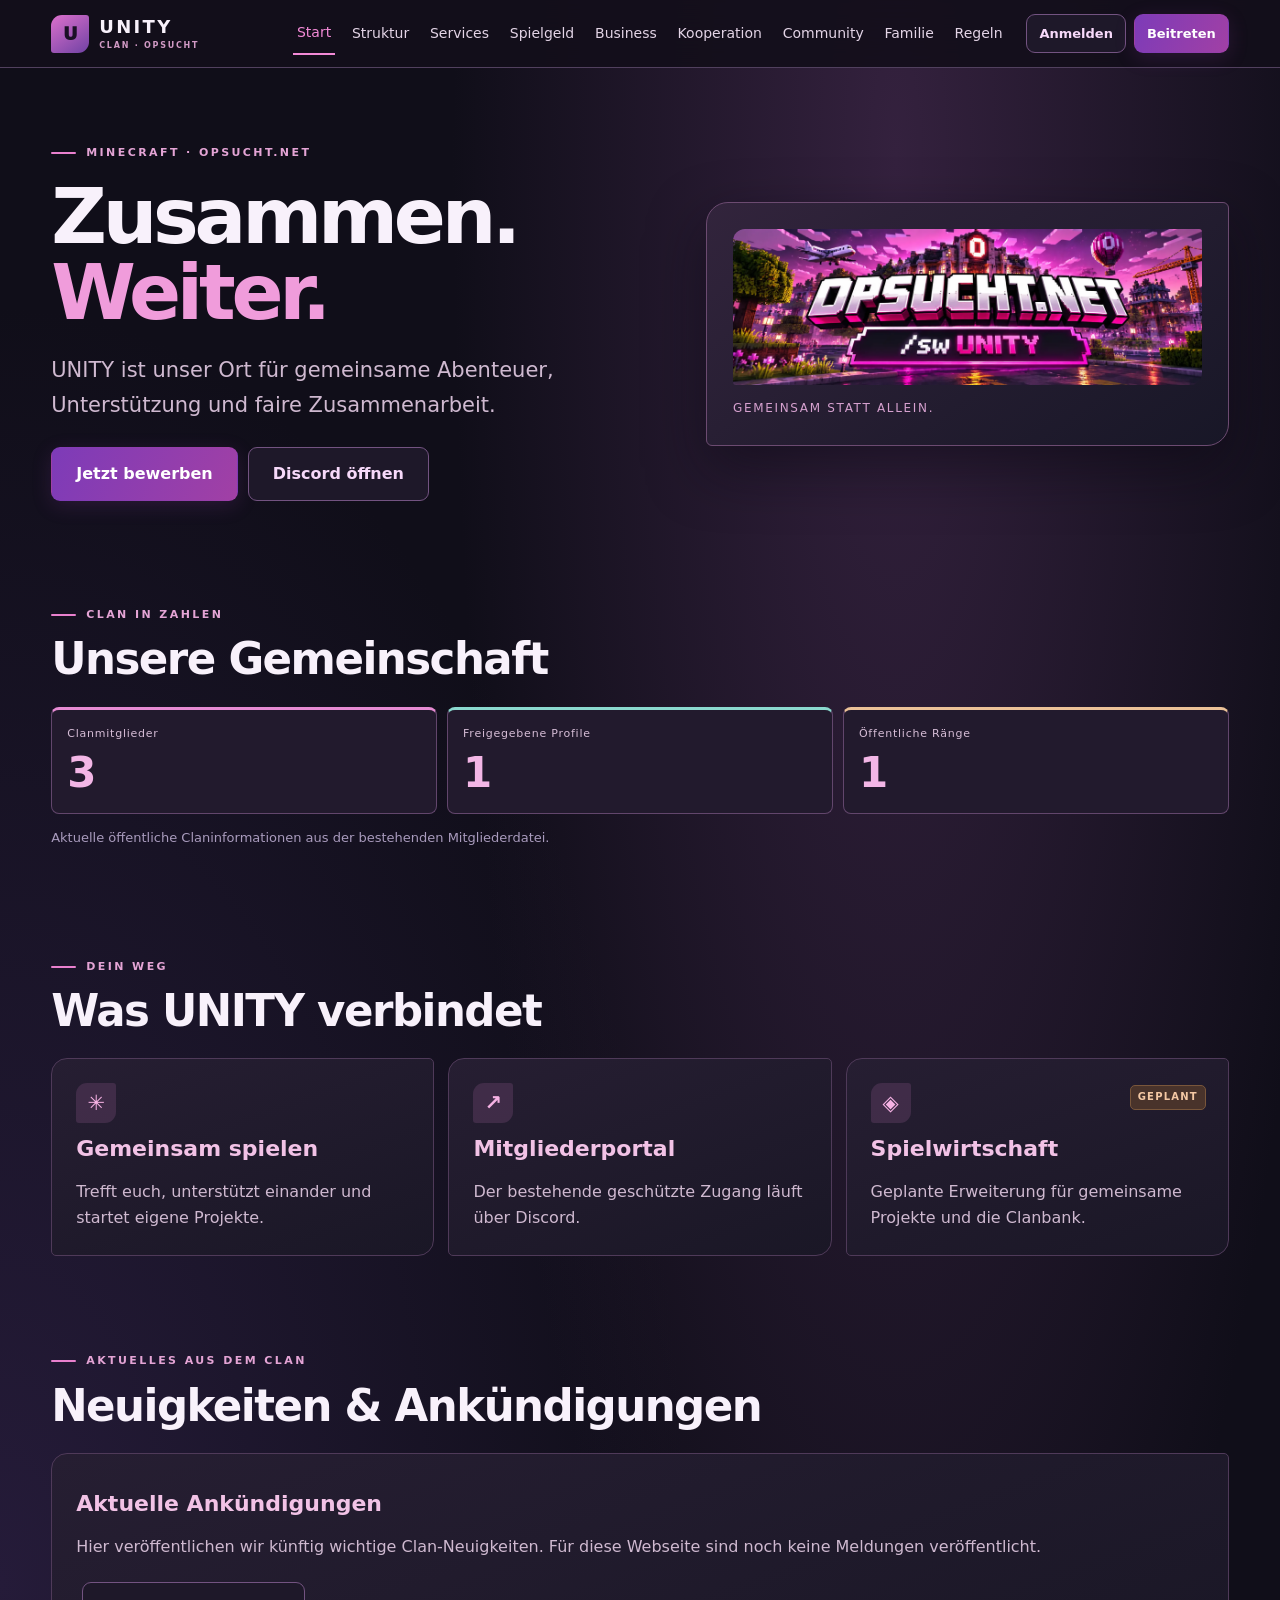
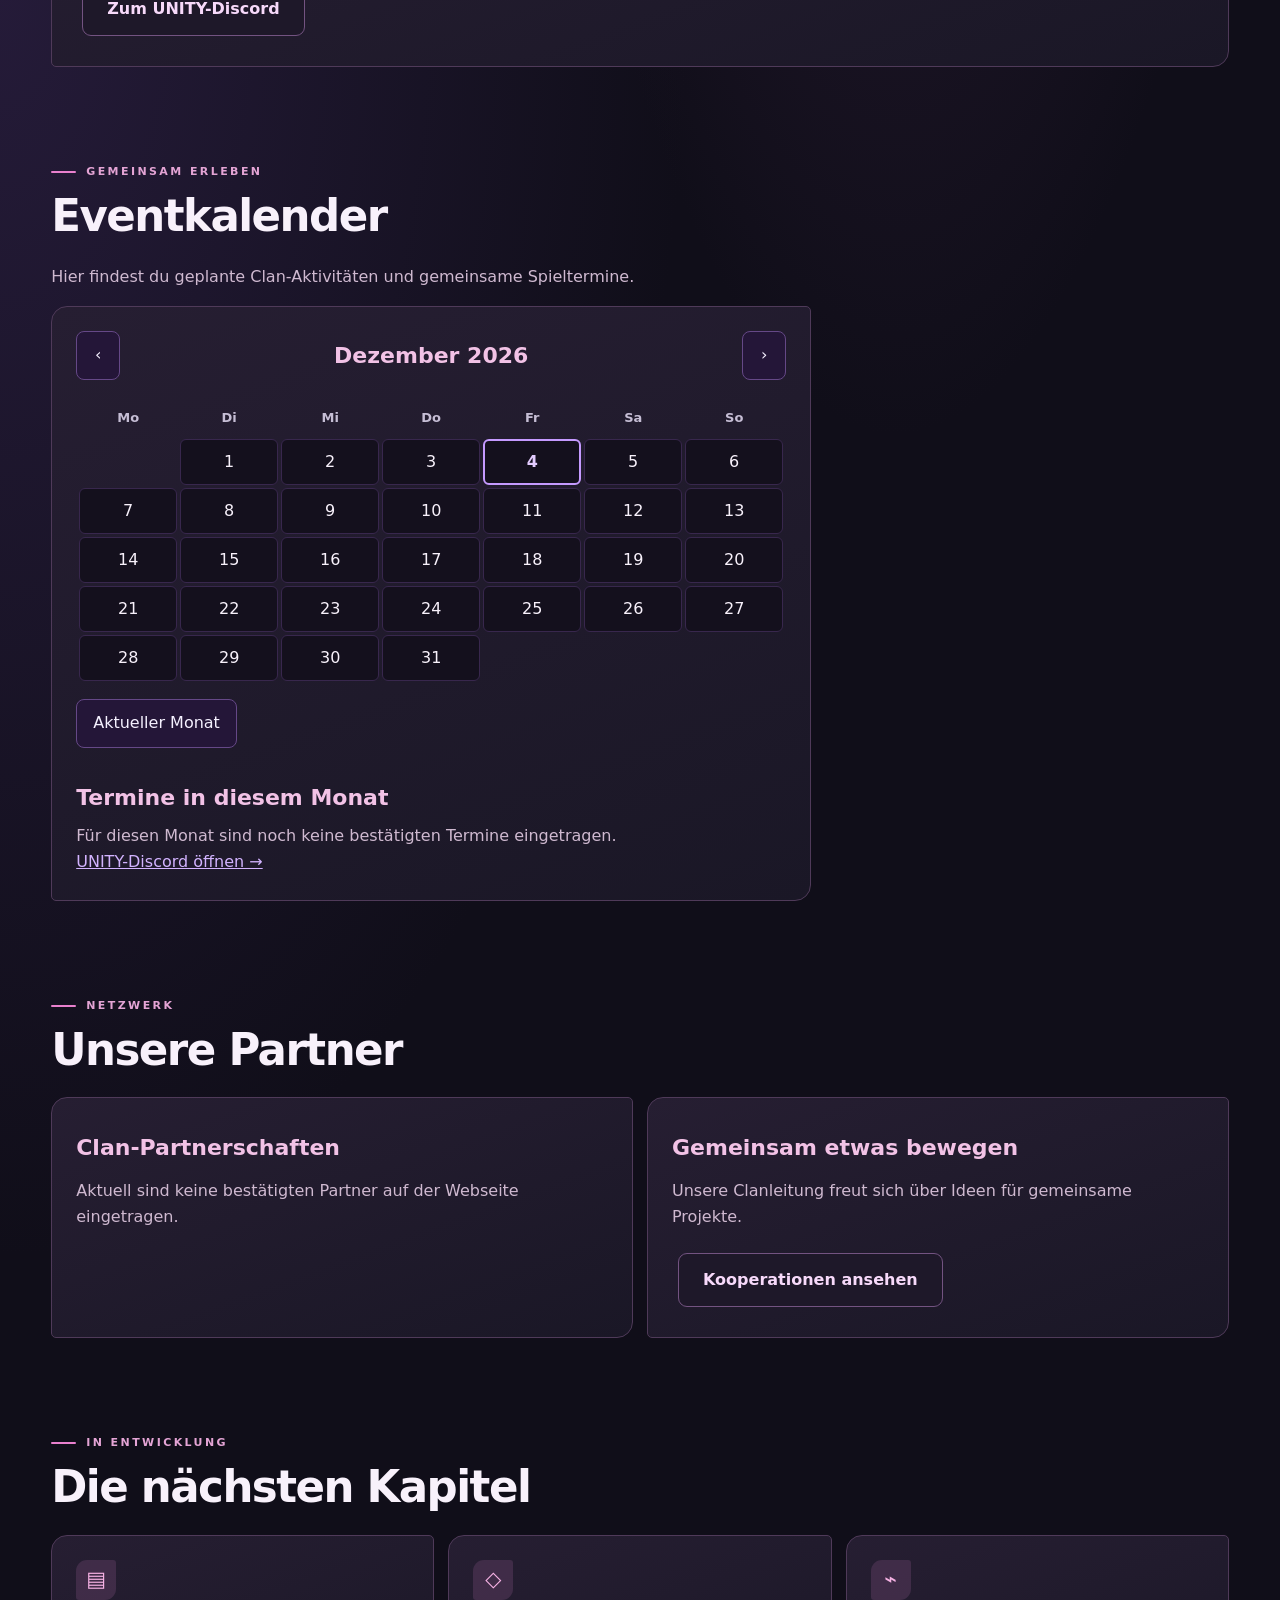
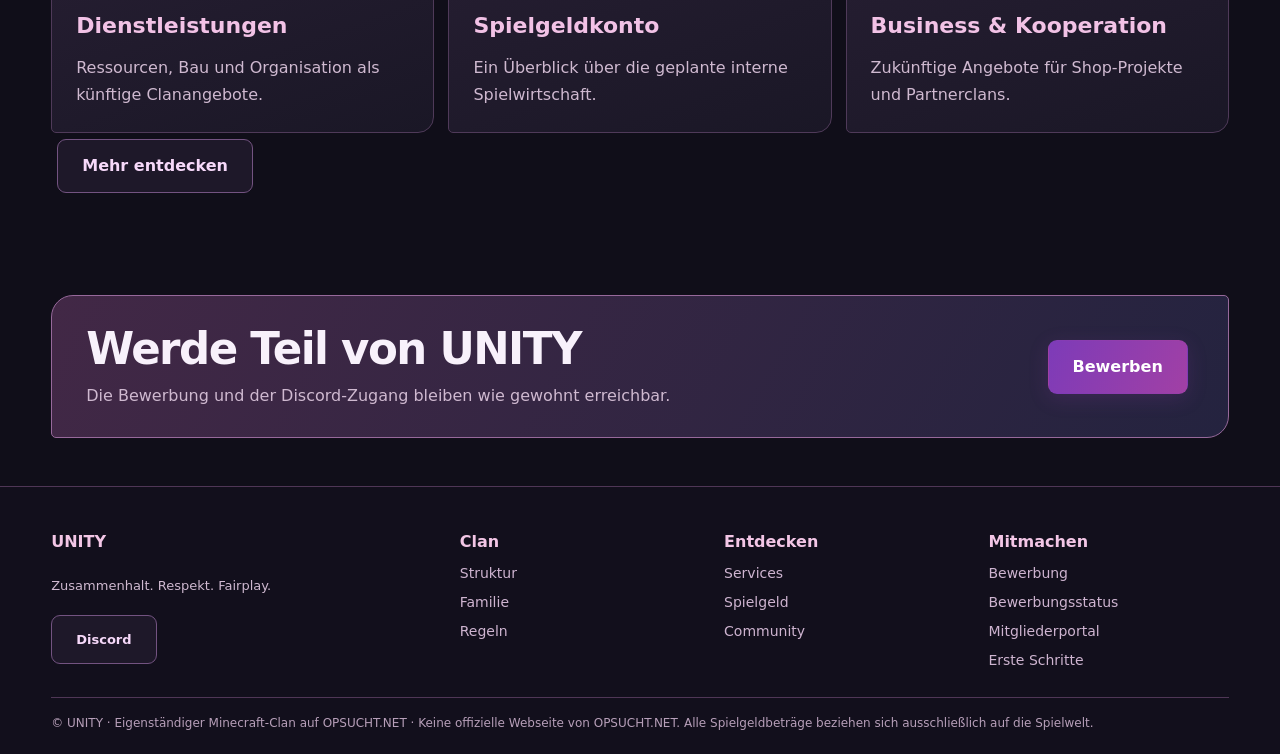
<file: index.html>
<!doctype html><html lang="de"><head><meta charset="utf-8"><meta name="viewport" content="width=device-width,initial-scale=1"><title>Start | UNITY</title><link rel="stylesheet" href="unity-v101.css"><link rel="stylesheet" href="unity-next.css"><style>
.event-calendar{max-width:760px}.event-toolbar{display:flex;align-items:center;justify-content:space-between;gap:12px;margin-bottom:16px}.event-toolbar h3{margin:0;text-align:center}.event-control{background:#241638;color:#f5f1ff;border:1px solid #654887;border-radius:8px;padding:10px 16px;min-width:44px;min-height:44px;cursor:pointer;font:inherit}.event-control:hover{background:#38274d}.event-control:focus-visible{outline:2px solid #c59aff;outline-offset:3px}.event-table{table-layout:fixed;width:100%;border-spacing:3px}.event-table th{font-size:13px;color:#c6bed5;padding:8px 0}.event-table td{text-align:center;vertical-align:middle;height:46px;border:1px solid #38274d;border-radius:6px;background:#14101d}.event-table td:empty{background:transparent;border-color:transparent}.event-table td[aria-current=date]{border:2px solid #c59aff;color:#e4ccff;font-weight:700}.event-table td.has-event{background:#38274d}.event-table td small{display:block;color:#e4ccff;font-size:10px}.event-today{margin:15px 0 24px}.event-calendar #event-list p{margin-top:0}@media(max-width:480px){.event-calendar{padding:14px}.event-table td{height:38px}.event-toolbar h3{font-size:18px}.event-control{padding:8px 12px}}
</style></head><body><header class="new-header"><a class="brand" href="index.html"><span class="unity-mark" aria-hidden="true">U</span><span>UNITY<small>CLAN · OPSUCHT</small></span></a><button class="menu-toggle" aria-expanded="false" aria-controls="nav">Menü</button><nav id="nav" aria-label="Hauptnavigation"><a href="index.html" aria-current="page">Start</a><a href="struktur.html">Struktur</a><a href="dienstleistungen.html">Services</a><a href="spielgeld.html">Spielgeld</a><a href="business.html">Business</a><a href="partner.html">Kooperation</a><a href="community.html">Community</a><a href="familie.html">Familie</a><a href="regelwerk.html">Regeln</a><div class="nav-actions"><a class="btn secondary" href="https://unity-bewerbungen.marissa-konig12.workers.dev/portal">Anmelden</a><a class="btn" href="bewerbung.html">Beitreten</a></div></nav></header><main><section class="intro"><div><div class="eyebrow">MINECRAFT · OPSUCHT.NET</div><h1>Zusammen.<br><em>Weiter.</em></h1><p>UNITY ist unser Ort für gemeinsame Abenteuer, Unterstützung und faire Zusammenarbeit.</p><div class="actions"><a class="btn" href="bewerbung.html">Jetzt bewerben</a><a class="btn secondary" href="https://discord.gg/vN96J7P9Pv">Discord öffnen</a></div></div><aside class="intro-aside"><img class="brand-banner" src="unity-banner.webp" alt="UNITY auf OPSUCHT.NET"><div class="aside-caption">Gemeinsam statt allein.</div></aside></section><section id="zahlen" class="chapter"><div class="eyebrow">CLAN IN ZAHLEN</div><h2>Unsere Gemeinschaft</h2><div class="metrics"><article class="metric"><span>Clanmitglieder</span><strong id="member-total">—</strong></article><article class="metric"><span>Freigegebene Profile</span><strong id="member-public">—</strong></article><article class="metric"><span>Öffentliche Ränge</span><strong id="member-ranks">—</strong></article></div><p class="muted" id="data-note">Die aktuellen öffentlichen Claninformationen werden geladen.</p></section><section id="entdecken" class="chapter"><div class="eyebrow">DEIN WEG</div><h2>Was UNITY verbindet</h2><div class="grid"><article class="tile feature"><span class="feature-icon" aria-hidden="true">✳</span><h3>Gemeinsam spielen</h3><p>Trefft euch, unterstützt einander und startet eigene Projekte.</p></article><article class="tile feature"><span class="feature-icon" aria-hidden="true">↗</span><h3>Mitgliederportal</h3><p>Der bestehende geschützte Zugang läuft über Discord.</p></article><article class="tile feature"><span class="feature-icon" aria-hidden="true">◈</span><small class="tag">GEPLANT</small><h3>Spielwirtschaft</h3><p>Geplante Erweiterung für gemeinsame Projekte und die Clanbank.</p></article></div></section><section id="neuigkeiten" aria-labelledby="news-title">
  <div class="eyebrow">AKTUELLES AUS DEM CLAN</div>
  <h2 id="news-title">Neuigkeiten &amp; Ankündigungen</h2>
  <div class="grid" id="unity-news-list">
    <article class="tile">
      <h3>Aktuelle Ankündigungen</h3>
      <p>Hier veröffentlichen wir künftig wichtige Clan-Neuigkeiten. Für diese Webseite sind noch keine Meldungen veröffentlicht.</p>
      <a class="btn secondary" href="https://discord.gg/vN96J7P9Pv">Zum UNITY-Discord</a>
    </article>
  </div>
</section><section id="events" aria-labelledby="events-title">
  <div class="eyebrow">GEMEINSAM ERLEBEN</div>
  <h2 id="events-title">Eventkalender</h2>
  <p>Hier findest du geplante Clan-Aktivitäten und gemeinsame Spieltermine.</p>
  <div class="tile event-calendar">
    <div class="event-toolbar">
      <button type="button" class="event-control" id="event-prev" aria-label="Vorheriger Monat">‹</button>
      <h3 id="event-month" aria-live="polite"></h3>
      <button type="button" class="event-control" id="event-next" aria-label="Nächster Monat">›</button>
    </div>
    <table class="event-table" aria-labelledby="event-month">
      <thead><tr><th scope="col">Mo</th><th scope="col">Di</th><th scope="col">Mi</th><th scope="col">Do</th><th scope="col">Fr</th><th scope="col">Sa</th><th scope="col">So</th></tr></thead>
      <tbody id="event-days"></tbody>
    </table>
    <button type="button" class="event-control event-today" id="event-today">Aktueller Monat</button>
    <h3>Termine in diesem Monat</h3>
    <div id="event-list" aria-live="polite"></div>
    <a href="https://discord.gg/vN96J7P9Pv">UNITY-Discord öffnen →</a>
  </div>
</section><section id="partner" class="chapter"><div class="eyebrow">NETZWERK</div><h2>Unsere Partner</h2><div class="grid" id="unity-partner-list"><article class="tile"><h3>Clan-Partnerschaften</h3><p>Aktuell sind keine bestätigten Partner auf der Webseite eingetragen.</p></article><article class="tile"><h3>Gemeinsam etwas bewegen</h3><p>Unsere Clanleitung freut sich über Ideen für gemeinsame Projekte.</p><a class="btn secondary" href="partner.html">Kooperationen ansehen</a></article></div></section><section id="angebot" class="chapter"><div class="eyebrow">IN ENTWICKLUNG</div><h2>Die nächsten Kapitel</h2><div class="grid"><article class="tile feature"><span class="feature-icon" aria-hidden="true">▤</span><h3>Dienstleistungen</h3><p>Ressourcen, Bau und Organisation als künftige Clanangebote.</p></article><article class="tile feature"><span class="feature-icon" aria-hidden="true">◇</span><h3>Spielgeldkonto</h3><p>Ein Überblick über die geplante interne Spielwirtschaft.</p></article><article class="tile feature"><span class="feature-icon" aria-hidden="true">⌁</span><h3>Business & Kooperation</h3><p>Zukünftige Angebote für Shop-Projekte und Partnerclans.</p></article></div><a class="btn secondary" href="dienstleistungen.html">Mehr entdecken</a></section><section class="chapter"><div class="callout"><div><h2>Werde Teil von UNITY</h2><p>Die Bewerbung und der Discord-Zugang bleiben wie gewohnt erreichbar.</p></div><a class="btn" href="bewerbung.html">Bewerben</a></div></section></main><footer class="new-footer"><div class="footer-layout"><div><strong>UNITY</strong><p>Zusammenhalt. Respekt. Fairplay.</p><a class="btn secondary" href="https://discord.gg/vN96J7P9Pv">Discord</a></div><div><strong>Clan</strong><a href="struktur.html">Struktur</a><a href="familie.html">Familie</a><a href="regelwerk.html">Regeln</a></div><div><strong>Entdecken</strong><a href="dienstleistungen.html">Services</a><a href="spielgeld.html">Spielgeld</a><a href="community.html">Community</a></div><div><strong>Mitmachen</strong><a href="bewerbung.html">Bewerbung</a><a href="bewerbungsstatus.html">Bewerbungsstatus</a><a href="https://unity-bewerbungen.marissa-konig12.workers.dev/portal">Mitgliederportal</a><a href="start.html">Erste Schritte</a></div></div><p class="footnote">© UNITY · Eigenständiger Minecraft-Clan auf OPSUCHT.NET · Keine offizielle Webseite von OPSUCHT.NET. Alle Spielgeldbeträge beziehen sich ausschließlich auf die Spielwelt.</p></footer><script src="unity-inhalte.js"></script><script>const menu=document.querySelector(".menu-toggle");const navigation=document.querySelector("nav");menu.addEventListener("click",()=>{menu.setAttribute("aria-expanded",String(navigation.classList.toggle("open")))});</script><script>
(() => {
  // Nur tatsächlich bestätigte Termine hier ergänzen: {date:'JJJJ-MM-TT',title:'...',details:'...'}.
  const events = (Array.isArray(window.UNITY_CONTENT?.events)?window.UNITY_CONTENT.events:[]).filter(e=>e && typeof e.date==="string" && /^\d{4}-\d{2}-\d{2}$/.test(e.date) && typeof e.title==="string");
  const now = new Date();
  let viewed = new Date(now.getFullYear(), now.getMonth(), 1);
  const monthLabel = document.getElementById('event-month');
  const days = document.getElementById('event-days');
  const list = document.getElementById('event-list');
  const fmt = new Intl.DateTimeFormat('de-DE', {month:'long', year:'numeric'});
  const dateFmt = new Intl.DateTimeFormat('de-DE', {day:'numeric', month:'long', year:'numeric'});
  const key = (year, month, day) => String(year).padStart(4,'0')+'-'+String(month+1).padStart(2,'0')+'-'+String(day).padStart(2,'0');
  function render() {
    const year = viewed.getFullYear(), month = viewed.getMonth();
    monthLabel.textContent = fmt.format(viewed);
    days.replaceChildren();
    list.replaceChildren();
    const offset = (new Date(year,month,1).getDay()+6)%7;
    const count = new Date(year,month+1,0).getDate();
    const monthEvents = events.filter(e=>e.date.startsWith(key(year,month,1).slice(0,7)+'-')).sort((a,b)=>a.date.localeCompare(b.date));
    for(let week=0;week<Math.ceil((offset+count)/7);week++){
      const row=days.insertRow();
      for(let weekday=0;weekday<7;weekday++){
        const cell=row.insertCell(), day=week*7+weekday-offset+1;
        if(day<1||day>count)continue;
        const date=key(year,month,day);
        cell.textContent=String(day);
        cell.setAttribute('aria-label',dateFmt.format(new Date(year,month,day)));
        if(year===now.getFullYear()&&month===now.getMonth()&&day===now.getDate())cell.setAttribute('aria-current','date');
        const matches=monthEvents.filter(e=>e.date===date);
        if(matches.length){cell.classList.add('has-event');const badge=document.createElement('small');badge.textContent=matches.length+' Event'+(matches.length===1?'':'s');cell.append(badge);}
      }
    }
    if(!monthEvents.length){const empty=document.createElement('p');empty.textContent='Für diesen Monat sind noch keine bestätigten Termine eingetragen.';list.append(empty);}
    for(const event of monthEvents){const item=document.createElement('p');const title=document.createElement('strong');const [y,m,d]=event.date.split('-').map(Number);title.textContent=dateFmt.format(new Date(y,m-1,d))+' – '+event.title;item.append(title);if(event.details){item.append(document.createElement('br'),document.createTextNode(event.details));}list.append(item);}
  }
  function move(delta){viewed=new Date(viewed.getFullYear(),viewed.getMonth()+delta,1);render();}
  document.getElementById('event-prev').addEventListener('click',()=>move(-1));
  document.getElementById('event-next').addEventListener('click',()=>move(1));
  document.getElementById('event-today').addEventListener('click',()=>{viewed=new Date(now.getFullYear(),now.getMonth(),1);render();});
  render();
})();
</script><script src="unity-data.js"></script><script>const routes={team:'community.html#team',mitglieder:'community.html#mitglieder',regeln:'regelwerk.html',bewerbung:'bewerbung.html',bewerbungsstatus:'bewerbungsstatus.html'};const target=routes[location.hash.slice(1)];if(target)location.replace(target);</script><script src="unity-inhalte-render.js"></script></body></html>
</file>
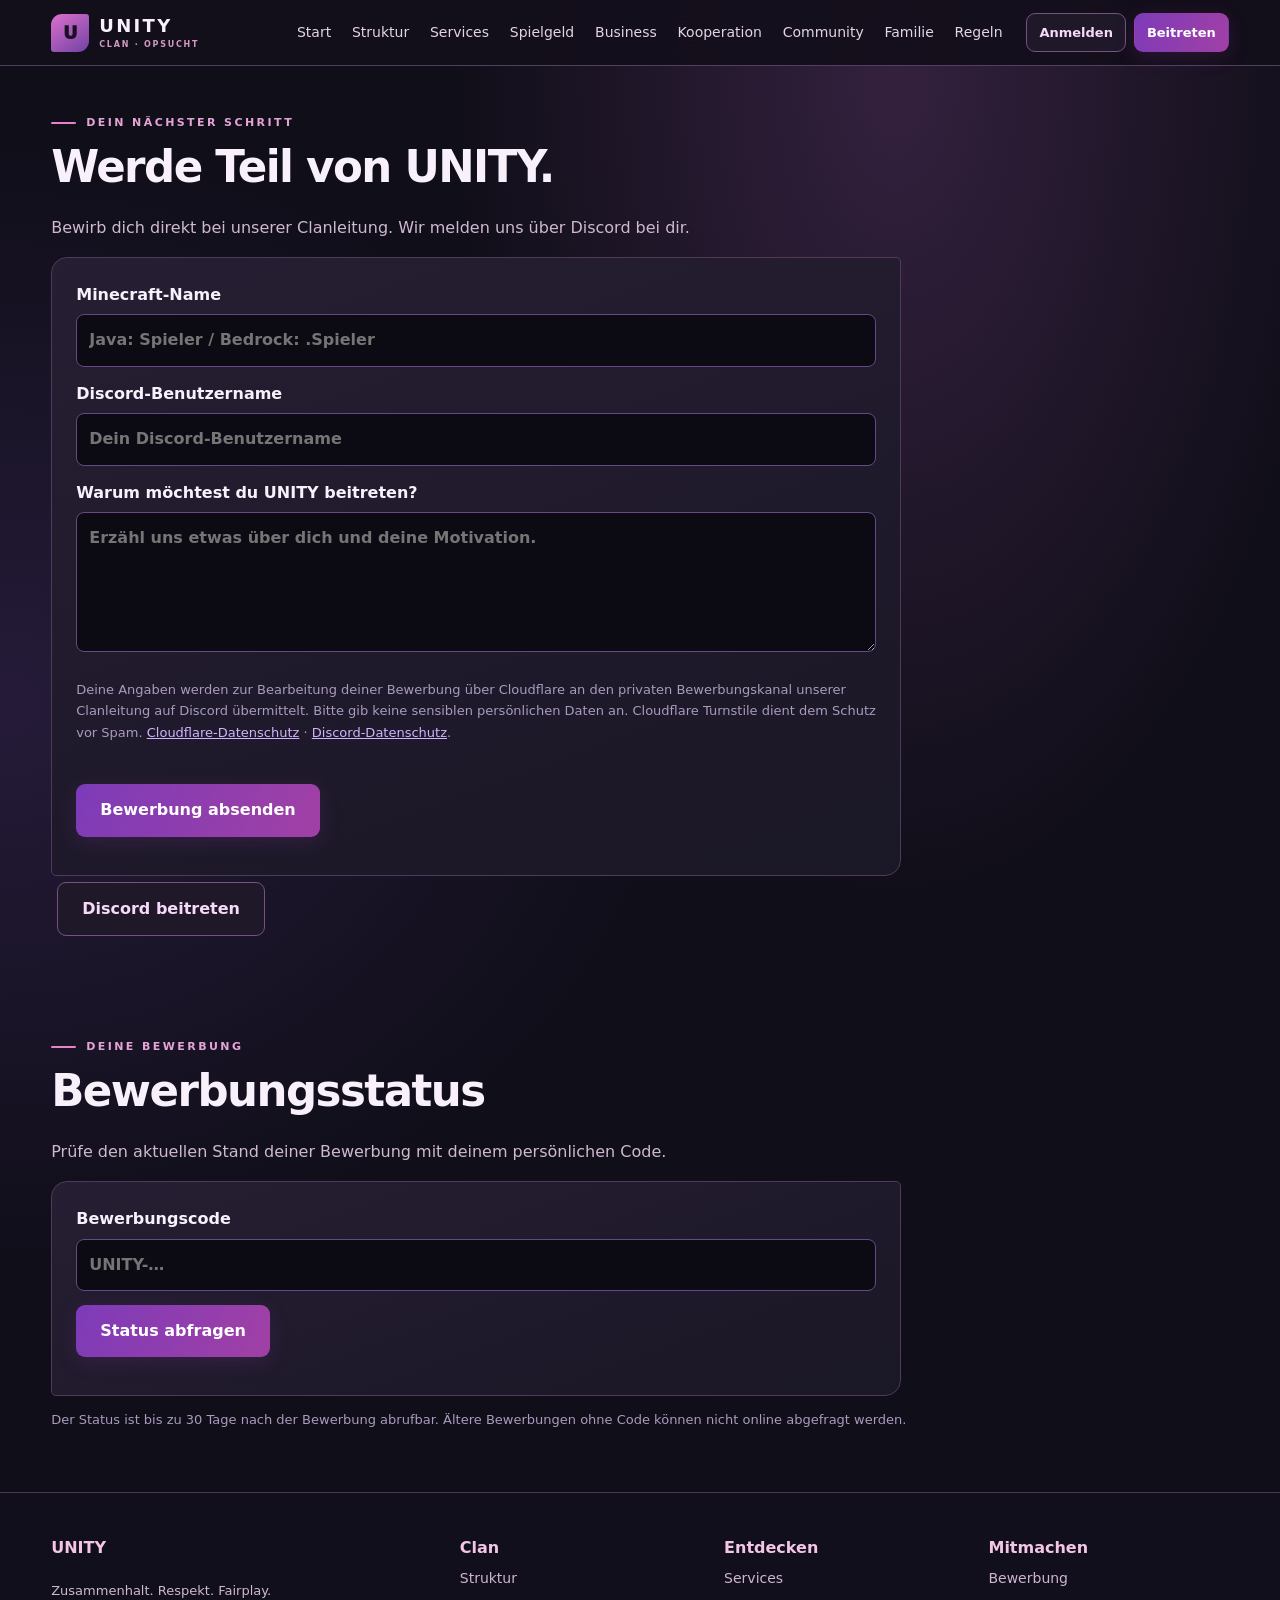
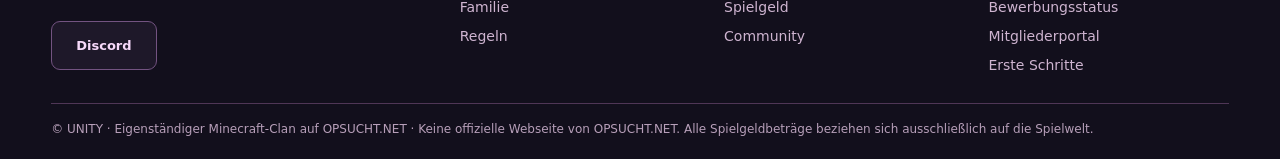
<file: bewerbung.html>
<!doctype html><html lang="de"><head><meta charset="utf-8"><meta name="viewport" content="width=device-width,initial-scale=1"><title>Bewerbung | UNITY</title><link rel="stylesheet" href="unity-v101.css"><link rel="stylesheet" href="unity-next.css"></head><body><header class="new-header"><a class="brand" href="index.html"><span class="unity-mark" aria-hidden="true">U</span><span>UNITY<small>CLAN · OPSUCHT</small></span></a><button class="menu-toggle" aria-expanded="false" aria-controls="nav">Menü</button><nav id="nav" aria-label="Hauptnavigation"><a href="index.html">Start</a><a href="struktur.html">Struktur</a><a href="dienstleistungen.html">Services</a><a href="spielgeld.html">Spielgeld</a><a href="business.html">Business</a><a href="partner.html">Kooperation</a><a href="community.html">Community</a><a href="familie.html">Familie</a><a href="regelwerk.html">Regeln</a><div class="nav-actions"><a class="btn secondary" href="https://unity-bewerbungen.marissa-konig12.workers.dev/portal">Anmelden</a><a class="btn" href="bewerbung.html">Beitreten</a></div></nav></header><main><section id="bewerbung"><div class="eyebrow">DEIN NÄCHSTER SCHRITT</div><h2>Werde Teil von UNITY.</h2><p>Bewirb dich direkt bei unserer Clanleitung. Wir melden uns über Discord bei dir.</p><form class="tile" id="application-form"><label>Minecraft-Name<input maxlength="17" minlength="3" name="minecraft" pattern="(?:[A-Za-z0-9_]{3,16}|\.[A-Za-z0-9_]{3,16})" placeholder="Java: Spieler / Bedrock: .Spieler" required=""/></label><label>Discord-Benutzername<input maxlength="100" name="discord" placeholder="Dein Discord-Benutzername" required=""/></label><label>Warum möchtest du UNITY beitreten?<textarea maxlength="1500" minlength="20" name="motivation" placeholder="Erzähl uns etwas über dich und deine Motivation." required=""></textarea></label><p class="muted">Deine Angaben werden zur Bearbeitung deiner Bewerbung über Cloudflare an den privaten Bewerbungskanal unserer Clanleitung auf Discord übermittelt. Bitte gib keine sensiblen persönlichen Daten an. Cloudflare Turnstile dient dem Schutz vor Spam. <a href="https://www.cloudflare.com/privacypolicy/">Cloudflare-Datenschutz</a> · <a href="https://discord.com/privacy">Discord-Datenschutz</a>.</p><div class="cf-turnstile" data-sitekey="0x4AAAAAAGUcSUMEBHMOf-Sm" data-theme="dark"></div><button class="btn" type="submit">Bewerbung absenden</button><p aria-live="polite" id="application-status" role="status"></p></form><div class="tile" hidden="" id="code-panel"><h3>Dein persönlicher Bewerbungscode</h3><p>Speichere diesen Code sicher. Nur damit kannst du deinen Status abrufen. Teile ihn nicht mit anderen. Die Abfrage ist bis zu 30 Tage nach der Bewerbung möglich.</p><input aria-label="Persönlicher Bewerbungscode" id="issued-code" readonly=""/><button class="btn" id="copy-code" type="button">Code kopieren</button><p id="copy-feedback" role="status"></p><a href="#bewerbungsstatus">Zum Bewerbungsstatus</a></div><a class="btn secondary" href="https://discord.gg/vN96J7P9Pv">Discord beitreten</a></section><section id="bewerbungsstatus"><div class="eyebrow">DEINE BEWERBUNG</div><h2>Bewerbungsstatus</h2><p>Prüfe den aktuellen Stand deiner Bewerbung mit deinem persönlichen Code.</p><form class="tile" id="status-form"><label>Bewerbungscode<input autocomplete="off" maxlength="38" name="code" placeholder="UNITY-…" required="" spellcheck="false"/></label><button class="btn" type="submit">Status abfragen</button><p aria-live="polite" id="status-result" role="status"></p></form><p class="muted">Der Status ist bis zu 30 Tage nach der Bewerbung abrufbar. Ältere Bewerbungen ohne Code können nicht online abgefragt werden.</p></section></main><footer class="new-footer"><div class="footer-layout"><div><strong>UNITY</strong><p>Zusammenhalt. Respekt. Fairplay.</p><a class="btn secondary" href="https://discord.gg/vN96J7P9Pv">Discord</a></div><div><strong>Clan</strong><a href="struktur.html">Struktur</a><a href="familie.html">Familie</a><a href="regelwerk.html">Regeln</a></div><div><strong>Entdecken</strong><a href="dienstleistungen.html">Services</a><a href="spielgeld.html">Spielgeld</a><a href="community.html">Community</a></div><div><strong>Mitmachen</strong><a href="bewerbung.html">Bewerbung</a><a href="bewerbungsstatus.html">Bewerbungsstatus</a><a href="https://unity-bewerbungen.marissa-konig12.workers.dev/portal">Mitgliederportal</a><a href="start.html">Erste Schritte</a></div></div><p class="footnote">© UNITY · Eigenständiger Minecraft-Clan auf OPSUCHT.NET · Keine offizielle Webseite von OPSUCHT.NET. Alle Spielgeldbeträge beziehen sich ausschließlich auf die Spielwelt.</p></footer><script>const menu=document.querySelector('.menu-toggle');const navigation=document.querySelector('nav');menu.addEventListener('click',()=>{menu.setAttribute('aria-expanded',String(navigation.classList.toggle('open')))});</script><script async="" defer="" src="https://challenges.cloudflare.com/turnstile/v0/api.js"></script><script>
const applicationForm=document.getElementById('application-form');
applicationForm.addEventListener('submit',async event=>{
 event.preventDefault();
 const status=document.getElementById('application-status'), button=applicationForm.querySelector('button'), fields=new FormData(applicationForm);
 const token=fields.get('cf-turnstile-response');
 if(!token){status.textContent='Bitte schließe zuerst die Sicherheitsprüfung ab.';return;}
 button.disabled=true;status.textContent='Bewerbung wird übermittelt …';
 try{
 const response=await fetch('https://unity-bewerbungen.marissa-konig12.workers.dev/',{method:'POST',headers:{'Content-Type':'application/json'},body:JSON.stringify({minecraft:String(fields.get('minecraft')).trim(),discord:String(fields.get('discord')).trim(),motivation:String(fields.get('motivation')).trim(),turnstile:token})});
 const result=await response.json();
 if(!response.ok||result.success!==true)throw new Error(result.error||'Übermittlung fehlgeschlagen.');
 applicationForm.reset();status.textContent='Deine Bewerbung wurde erfolgreich übermittelt! Wir melden uns über Discord.';
 if(typeof result.code==='string' && /^UNITY-[A-F0-9]{32}$/.test(result.code)){
 document.getElementById('issued-code').value=result.code;
 document.getElementById('code-panel').hidden=false;
 document.getElementById('copy-feedback').textContent='';
 document.querySelector('#status-form input').value=result.code;
 }else{status.textContent+=' Ein Bewerbungscode wurde nicht zurückgegeben. Bitte kontaktiere die Clanleitung.';}
 }catch(error){status.textContent='Bewerbung konnte nicht bestätigt werden: '+(error.message||'Bitte versuche es erneut.');}
 finally{button.disabled=false;if(window.turnstile)window.turnstile.reset();}
});

const statusForm=document.getElementById('status-form');
const statusResult=document.getElementById('status-result');
statusForm.addEventListener('submit',async event=>{
 event.preventDefault();
 const code=String(new FormData(statusForm).get('code')).trim().toUpperCase();
 if(!/^UNITY-[A-F0-9]{32}$/.test(code)){statusResult.textContent='Bitte gib einen gültigen Bewerbungscode ein.';return;}
 const button=statusForm.querySelector('button');button.disabled=true;statusResult.textContent='Status wird abgerufen …';statusResult.style.color='';
 try{
 const response=await fetch('https://unity-bewerbungen.marissa-konig12.workers.dev/status',{method:'POST',headers:{'Content-Type':'application/json'},body:JSON.stringify({code})});
 const result=await response.json();
 if(!response.ok||result.success!==true)throw new Error(result.error||'Abfrage fehlgeschlagen.');
 const colors={'Eingegangen':'#c6bed5','In Bearbeitung':'#f5ca67','Angenommen':'#79dfa4','Abgelehnt':'#ff939e'};
 if(!Object.hasOwn(colors,result.status))throw new Error('Unbekannter Status.');
 statusResult.textContent='Aktueller Status: '+result.status;statusResult.style.color=colors[result.status];
 }catch(error){statusResult.textContent=error.message||'Abfrage fehlgeschlagen.';}
 finally{button.disabled=false;}
});
document.getElementById('copy-code').addEventListener('click',async()=>{
 const input=document.getElementById('issued-code'), feedback=document.getElementById('copy-feedback');
 try{await navigator.clipboard.writeText(input.value);feedback.textContent='Bewerbungscode kopiert.';}
 catch{input.focus();input.select();feedback.textContent='Bitte kopiere den markierten Code mit STRG + C.';}
});
</script></body></html>
</file>
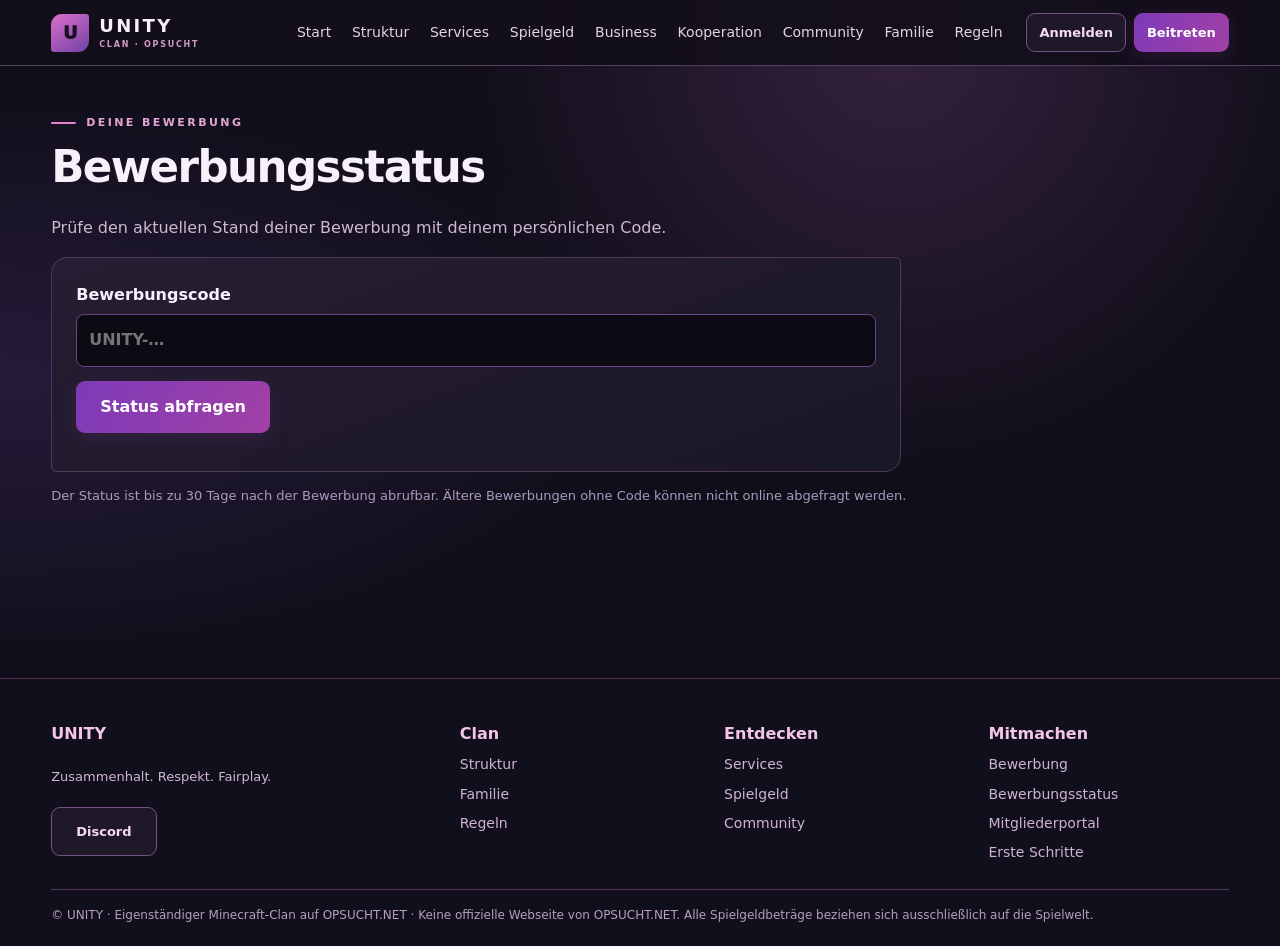
<file: bewerbungsstatus.html>
<!doctype html><html lang="de"><head><meta charset="utf-8"><meta name="viewport" content="width=device-width,initial-scale=1"><title>Bewerbungsstatus | UNITY</title><link rel="stylesheet" href="unity-v101.css"><link rel="stylesheet" href="unity-next.css"></head><body><header class="new-header"><a class="brand" href="index.html"><span class="unity-mark" aria-hidden="true">U</span><span>UNITY<small>CLAN · OPSUCHT</small></span></a><button class="menu-toggle" aria-expanded="false" aria-controls="nav">Menü</button><nav id="nav" aria-label="Hauptnavigation"><a href="index.html">Start</a><a href="struktur.html">Struktur</a><a href="dienstleistungen.html">Services</a><a href="spielgeld.html">Spielgeld</a><a href="business.html">Business</a><a href="partner.html">Kooperation</a><a href="community.html">Community</a><a href="familie.html">Familie</a><a href="regelwerk.html">Regeln</a><div class="nav-actions"><a class="btn secondary" href="https://unity-bewerbungen.marissa-konig12.workers.dev/portal">Anmelden</a><a class="btn" href="bewerbung.html">Beitreten</a></div></nav></header><main><section id="bewerbungsstatus"><div class="eyebrow">DEINE BEWERBUNG</div><h2>Bewerbungsstatus</h2><p>Prüfe den aktuellen Stand deiner Bewerbung mit deinem persönlichen Code.</p><form class="tile" id="status-form"><label>Bewerbungscode<input autocomplete="off" maxlength="38" name="code" placeholder="UNITY-…" required="" spellcheck="false"/></label><button class="btn" type="submit">Status abfragen</button><p aria-live="polite" id="status-result" role="status"></p></form><p class="muted">Der Status ist bis zu 30 Tage nach der Bewerbung abrufbar. Ältere Bewerbungen ohne Code können nicht online abgefragt werden.</p></section></main><footer class="new-footer"><div class="footer-layout"><div><strong>UNITY</strong><p>Zusammenhalt. Respekt. Fairplay.</p><a class="btn secondary" href="https://discord.gg/vN96J7P9Pv">Discord</a></div><div><strong>Clan</strong><a href="struktur.html">Struktur</a><a href="familie.html">Familie</a><a href="regelwerk.html">Regeln</a></div><div><strong>Entdecken</strong><a href="dienstleistungen.html">Services</a><a href="spielgeld.html">Spielgeld</a><a href="community.html">Community</a></div><div><strong>Mitmachen</strong><a href="bewerbung.html">Bewerbung</a><a href="bewerbungsstatus.html">Bewerbungsstatus</a><a href="https://unity-bewerbungen.marissa-konig12.workers.dev/portal">Mitgliederportal</a><a href="start.html">Erste Schritte</a></div></div><p class="footnote">© UNITY · Eigenständiger Minecraft-Clan auf OPSUCHT.NET · Keine offizielle Webseite von OPSUCHT.NET. Alle Spielgeldbeträge beziehen sich ausschließlich auf die Spielwelt.</p></footer><script>const menu=document.querySelector('.menu-toggle');const navigation=document.querySelector('nav');menu.addEventListener('click',()=>{menu.setAttribute('aria-expanded',String(navigation.classList.toggle('open')))});</script><script>const statusForm=document.getElementById('status-form');
const statusResult=document.getElementById('status-result');
statusForm.addEventListener('submit',async event=>{
 event.preventDefault();
 const code=String(new FormData(statusForm).get('code')).trim().toUpperCase();
 if(!/^UNITY-[A-F0-9]{32}$/.test(code)){statusResult.textContent='Bitte gib einen gültigen Bewerbungscode ein.';return;}
 const button=statusForm.querySelector('button');button.disabled=true;statusResult.textContent='Status wird abgerufen …';statusResult.style.color='';
 try{
 const response=await fetch('https://unity-bewerbungen.marissa-konig12.workers.dev/status',{method:'POST',headers:{'Content-Type':'application/json'},body:JSON.stringify({code})});
 const result=await response.json();
 if(!response.ok||result.success!==true)throw new Error(result.error||'Abfrage fehlgeschlagen.');
 const colors={'Eingegangen':'#c6bed5','In Bearbeitung':'#f5ca67','Angenommen':'#79dfa4','Abgelehnt':'#ff939e'};
 if(!Object.hasOwn(colors,result.status))throw new Error('Unbekannter Status.');
 statusResult.textContent='Aktueller Status: '+result.status;statusResult.style.color=colors[result.status];
 }catch(error){statusResult.textContent=error.message||'Abfrage fehlgeschlagen.';}
 finally{button.disabled=false;}
});
</script></body></html>
</file>
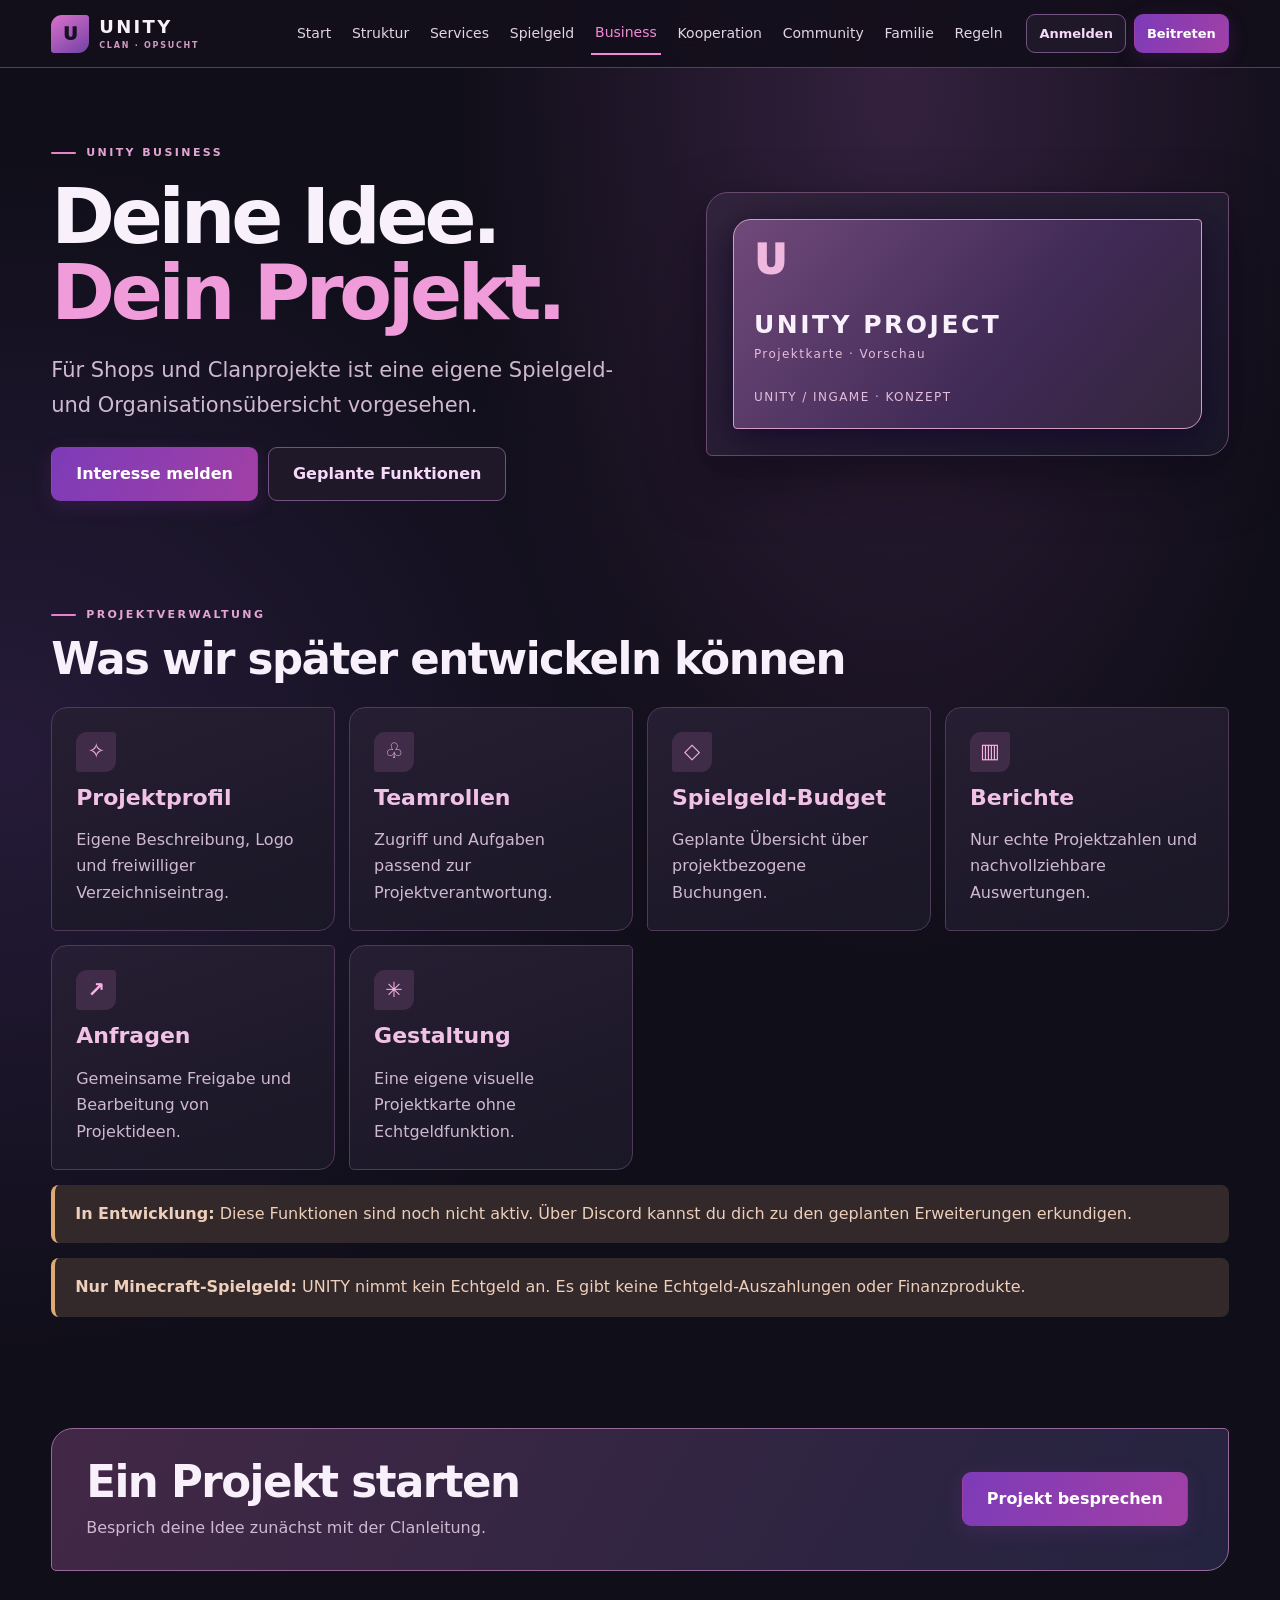
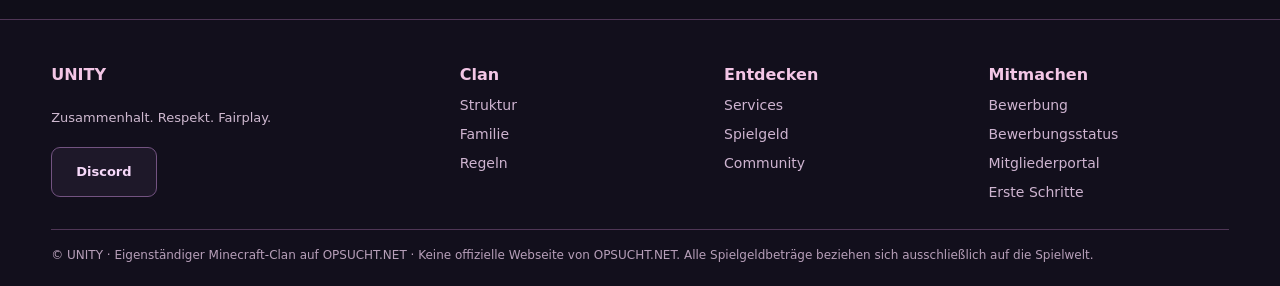
<file: business.html>
<!doctype html><html lang="de"><head><meta charset="utf-8"><meta name="viewport" content="width=device-width,initial-scale=1"><title>Business | UNITY</title><link rel="stylesheet" href="unity-v101.css"><link rel="stylesheet" href="unity-next.css"></head><body><header class="new-header"><a class="brand" href="index.html"><span class="unity-mark" aria-hidden="true">U</span><span>UNITY<small>CLAN · OPSUCHT</small></span></a><button class="menu-toggle" aria-expanded="false" aria-controls="nav">Menü</button><nav id="nav" aria-label="Hauptnavigation"><a href="index.html">Start</a><a href="struktur.html">Struktur</a><a href="dienstleistungen.html">Services</a><a href="spielgeld.html">Spielgeld</a><a href="business.html" aria-current="page">Business</a><a href="partner.html">Kooperation</a><a href="community.html">Community</a><a href="familie.html">Familie</a><a href="regelwerk.html">Regeln</a><div class="nav-actions"><a class="btn secondary" href="https://unity-bewerbungen.marissa-konig12.workers.dev/portal">Anmelden</a><a class="btn" href="bewerbung.html">Beitreten</a></div></nav></header><main><section class="intro"><div><div class="eyebrow">UNITY BUSINESS</div><h1>Deine Idee.<br><em>Dein Projekt.</em></h1><p>Für Shops und Clanprojekte ist eine eigene Spielgeld- und Organisationsübersicht vorgesehen.</p><div class="actions"><a class="btn" href="https://discord.gg/vN96J7P9Pv">Interesse melden</a><a class="btn secondary" href="#angebote">Geplante Funktionen</a></div></div><aside class="intro-aside"><div class="unity-pass"><span class="pass-symbol">U</span><div><strong>UNITY PROJECT</strong><small>Projektkarte · Vorschau</small></div><span class="pass-bottom">UNITY / INGAME · KONZEPT</span></div></aside></section><section id="angebote" class="chapter"><div class="eyebrow">PROJEKTVERWALTUNG</div><h2>Was wir später entwickeln können</h2><div class="grid"><article class="tile feature"><span class="feature-icon" aria-hidden="true">✧</span><h3>Projektprofil</h3><p>Eigene Beschreibung, Logo und freiwilliger Verzeichniseintrag.</p></article><article class="tile feature"><span class="feature-icon" aria-hidden="true">♧</span><h3>Teamrollen</h3><p>Zugriff und Aufgaben passend zur Projektverantwortung.</p></article><article class="tile feature"><span class="feature-icon" aria-hidden="true">◇</span><h3>Spielgeld-Budget</h3><p>Geplante Übersicht über projektbezogene Buchungen.</p></article><article class="tile feature"><span class="feature-icon" aria-hidden="true">▥</span><h3>Berichte</h3><p>Nur echte Projektzahlen und nachvollziehbare Auswertungen.</p></article><article class="tile feature"><span class="feature-icon" aria-hidden="true">↗</span><h3>Anfragen</h3><p>Gemeinsame Freigabe und Bearbeitung von Projektideen.</p></article><article class="tile feature"><span class="feature-icon" aria-hidden="true">✳</span><h3>Gestaltung</h3><p>Eine eigene visuelle Projektkarte ohne Echtgeldfunktion.</p></article></div><p class="notice"><strong>In Entwicklung:</strong> Diese Funktionen sind noch nicht aktiv. Über Discord kannst du dich zu den geplanten Erweiterungen erkundigen.</p><p class="notice"><strong>Nur Minecraft-Spielgeld:</strong> UNITY nimmt kein Echtgeld an. Es gibt keine Echtgeld-Auszahlungen oder Finanzprodukte.</p></section><section class="chapter"><div class="callout"><div><h2>Ein Projekt starten</h2><p>Besprich deine Idee zunächst mit der Clanleitung.</p></div><a class="btn" href="https://discord.gg/vN96J7P9Pv">Projekt besprechen</a></div></section></main><footer class="new-footer"><div class="footer-layout"><div><strong>UNITY</strong><p>Zusammenhalt. Respekt. Fairplay.</p><a class="btn secondary" href="https://discord.gg/vN96J7P9Pv">Discord</a></div><div><strong>Clan</strong><a href="struktur.html">Struktur</a><a href="familie.html">Familie</a><a href="regelwerk.html">Regeln</a></div><div><strong>Entdecken</strong><a href="dienstleistungen.html">Services</a><a href="spielgeld.html">Spielgeld</a><a href="community.html">Community</a></div><div><strong>Mitmachen</strong><a href="bewerbung.html">Bewerbung</a><a href="bewerbungsstatus.html">Bewerbungsstatus</a><a href="https://unity-bewerbungen.marissa-konig12.workers.dev/portal">Mitgliederportal</a><a href="start.html">Erste Schritte</a></div></div><p class="footnote">© UNITY · Eigenständiger Minecraft-Clan auf OPSUCHT.NET · Keine offizielle Webseite von OPSUCHT.NET. Alle Spielgeldbeträge beziehen sich ausschließlich auf die Spielwelt.</p></footer><script>const menu=document.querySelector(".menu-toggle");const navigation=document.querySelector("nav");menu.addEventListener("click",()=>{menu.setAttribute("aria-expanded",String(navigation.classList.toggle("open")))});</script></body></html>
</file>
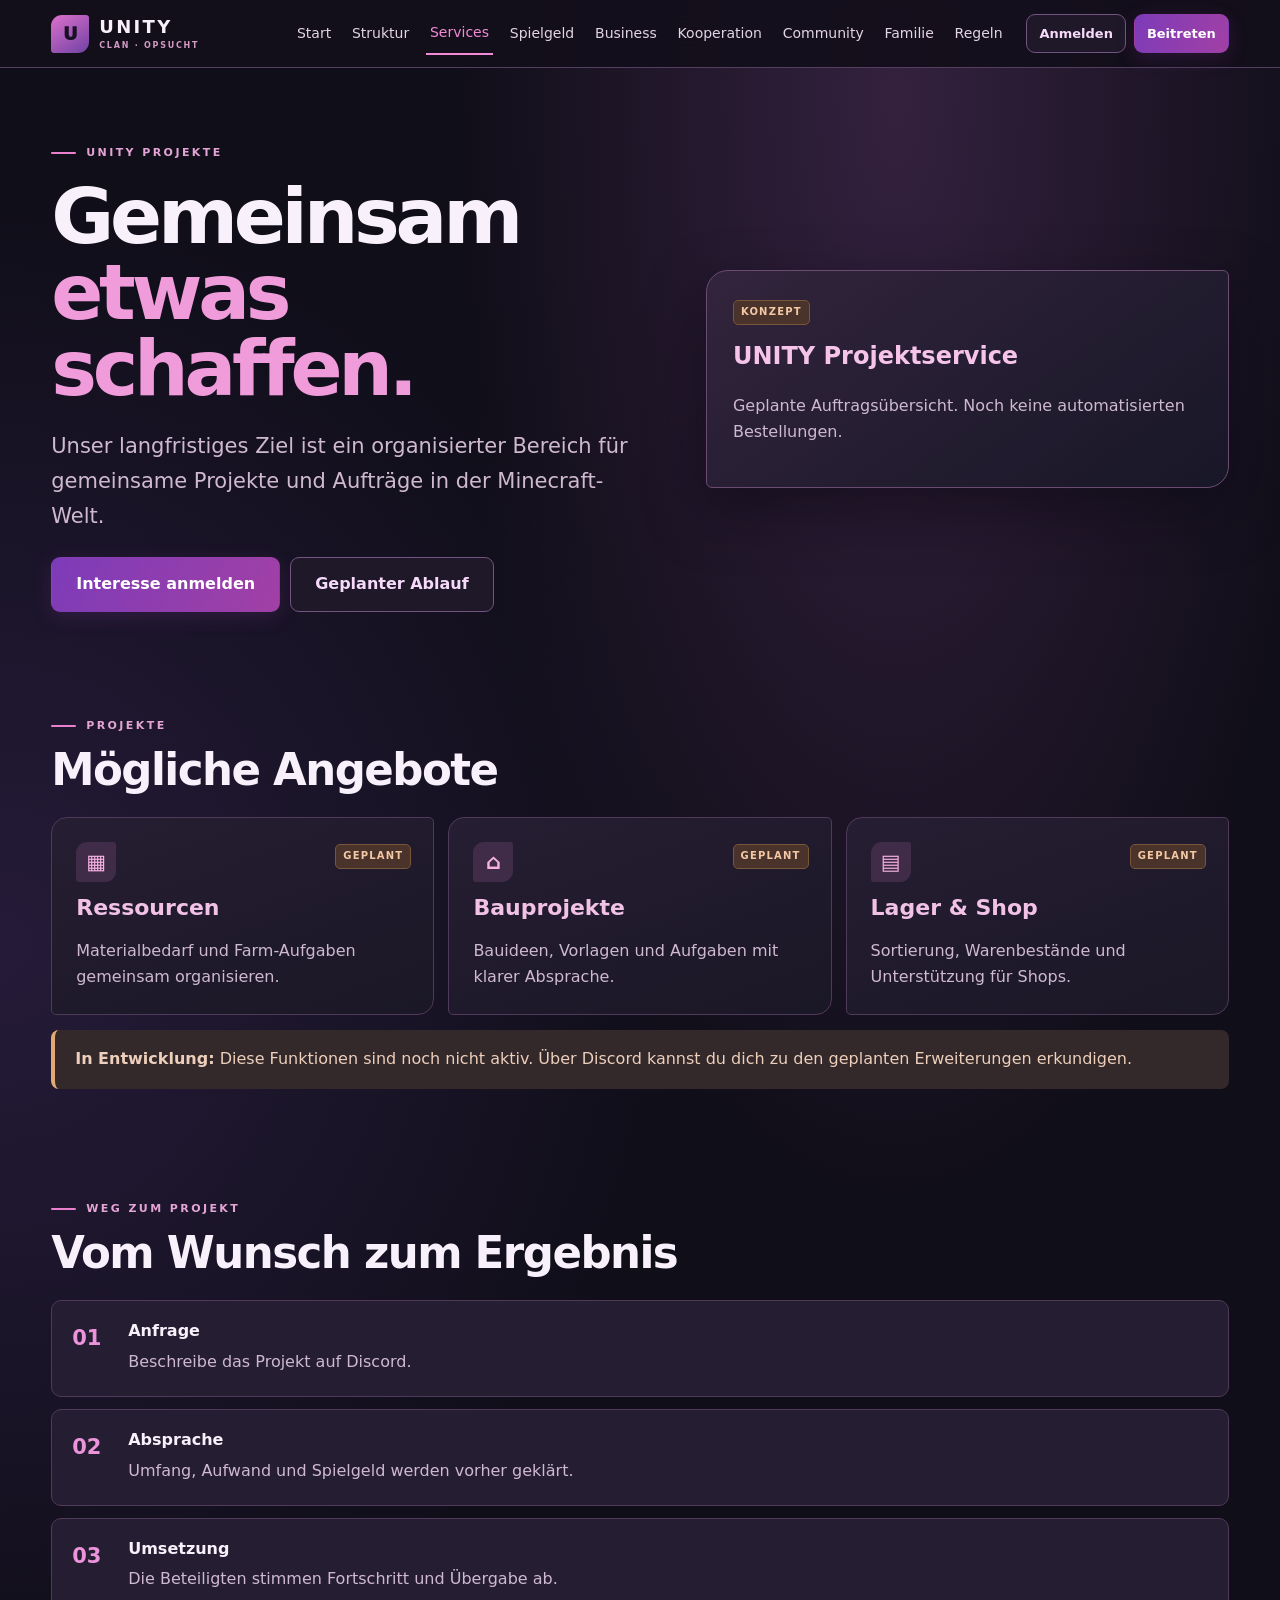
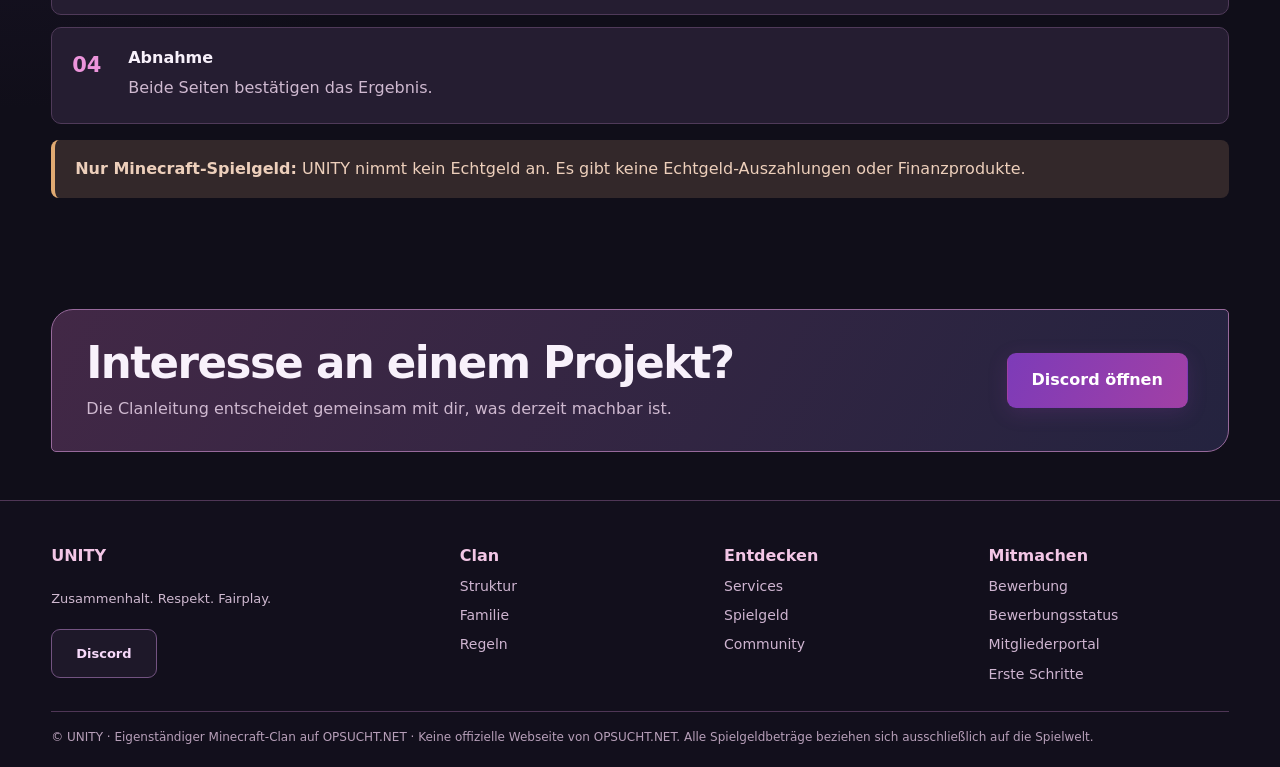
<file: dienstleistungen.html>
<!doctype html><html lang="de"><head><meta charset="utf-8"><meta name="viewport" content="width=device-width,initial-scale=1"><title>Dienstleistungen | UNITY</title><link rel="stylesheet" href="unity-v101.css"><link rel="stylesheet" href="unity-next.css"></head><body><header class="new-header"><a class="brand" href="index.html"><span class="unity-mark" aria-hidden="true">U</span><span>UNITY<small>CLAN · OPSUCHT</small></span></a><button class="menu-toggle" aria-expanded="false" aria-controls="nav">Menü</button><nav id="nav" aria-label="Hauptnavigation"><a href="index.html">Start</a><a href="struktur.html">Struktur</a><a href="dienstleistungen.html" aria-current="page">Services</a><a href="spielgeld.html">Spielgeld</a><a href="business.html">Business</a><a href="partner.html">Kooperation</a><a href="community.html">Community</a><a href="familie.html">Familie</a><a href="regelwerk.html">Regeln</a><div class="nav-actions"><a class="btn secondary" href="https://unity-bewerbungen.marissa-konig12.workers.dev/portal">Anmelden</a><a class="btn" href="bewerbung.html">Beitreten</a></div></nav></header><main><section class="intro"><div><div class="eyebrow">UNITY PROJEKTE</div><h1>Gemeinsam<br><em>etwas schaffen.</em></h1><p>Unser langfristiges Ziel ist ein organisierter Bereich für gemeinsame Projekte und Aufträge in der Minecraft-Welt.</p><div class="actions"><a class="btn" href="https://discord.gg/vN96J7P9Pv">Interesse anmelden</a><a class="btn secondary" href="#ablauf">Geplanter Ablauf</a></div></div><aside class="intro-aside"><span class="tag">KONZEPT</span><h3>UNITY Projektservice</h3><p>Geplante Auftragsübersicht. Noch keine automatisierten Bestellungen.</p></aside></section><section id="angebote" class="chapter"><div class="eyebrow">PROJEKTE</div><h2>Mögliche Angebote</h2><div class="grid"><article class="tile feature"><span class="feature-icon" aria-hidden="true">▦</span><small class="tag">GEPLANT</small><h3>Ressourcen</h3><p>Materialbedarf und Farm-Aufgaben gemeinsam organisieren.</p></article><article class="tile feature"><span class="feature-icon" aria-hidden="true">⌂</span><small class="tag">GEPLANT</small><h3>Bauprojekte</h3><p>Bauideen, Vorlagen und Aufgaben mit klarer Absprache.</p></article><article class="tile feature"><span class="feature-icon" aria-hidden="true">▤</span><small class="tag">GEPLANT</small><h3>Lager & Shop</h3><p>Sortierung, Warenbestände und Unterstützung für Shops.</p></article></div><p class="notice"><strong>In Entwicklung:</strong> Diese Funktionen sind noch nicht aktiv. Über Discord kannst du dich zu den geplanten Erweiterungen erkundigen.</p></section><section id="ablauf" class="chapter"><div class="eyebrow">WEG ZUM PROJEKT</div><h2>Vom Wunsch zum Ergebnis</h2><ol class="steps"><li><strong>Anfrage</strong><p>Beschreibe das Projekt auf Discord.</p></li><li><strong>Absprache</strong><p>Umfang, Aufwand und Spielgeld werden vorher geklärt.</p></li><li><strong>Umsetzung</strong><p>Die Beteiligten stimmen Fortschritt und Übergabe ab.</p></li><li><strong>Abnahme</strong><p>Beide Seiten bestätigen das Ergebnis.</p></li></ol><p class="notice"><strong>Nur Minecraft-Spielgeld:</strong> UNITY nimmt kein Echtgeld an. Es gibt keine Echtgeld-Auszahlungen oder Finanzprodukte.</p></section><section class="chapter"><div class="callout"><div><h2>Interesse an einem Projekt?</h2><p>Die Clanleitung entscheidet gemeinsam mit dir, was derzeit machbar ist.</p></div><a class="btn" href="https://discord.gg/vN96J7P9Pv">Discord öffnen</a></div></section></main><footer class="new-footer"><div class="footer-layout"><div><strong>UNITY</strong><p>Zusammenhalt. Respekt. Fairplay.</p><a class="btn secondary" href="https://discord.gg/vN96J7P9Pv">Discord</a></div><div><strong>Clan</strong><a href="struktur.html">Struktur</a><a href="familie.html">Familie</a><a href="regelwerk.html">Regeln</a></div><div><strong>Entdecken</strong><a href="dienstleistungen.html">Services</a><a href="spielgeld.html">Spielgeld</a><a href="community.html">Community</a></div><div><strong>Mitmachen</strong><a href="bewerbung.html">Bewerbung</a><a href="bewerbungsstatus.html">Bewerbungsstatus</a><a href="https://unity-bewerbungen.marissa-konig12.workers.dev/portal">Mitgliederportal</a><a href="start.html">Erste Schritte</a></div></div><p class="footnote">© UNITY · Eigenständiger Minecraft-Clan auf OPSUCHT.NET · Keine offizielle Webseite von OPSUCHT.NET. Alle Spielgeldbeträge beziehen sich ausschließlich auf die Spielwelt.</p></footer><script>const menu=document.querySelector(".menu-toggle");const navigation=document.querySelector("nav");menu.addEventListener("click",()=>{menu.setAttribute("aria-expanded",String(navigation.classList.toggle("open")))});</script></body></html>
</file>
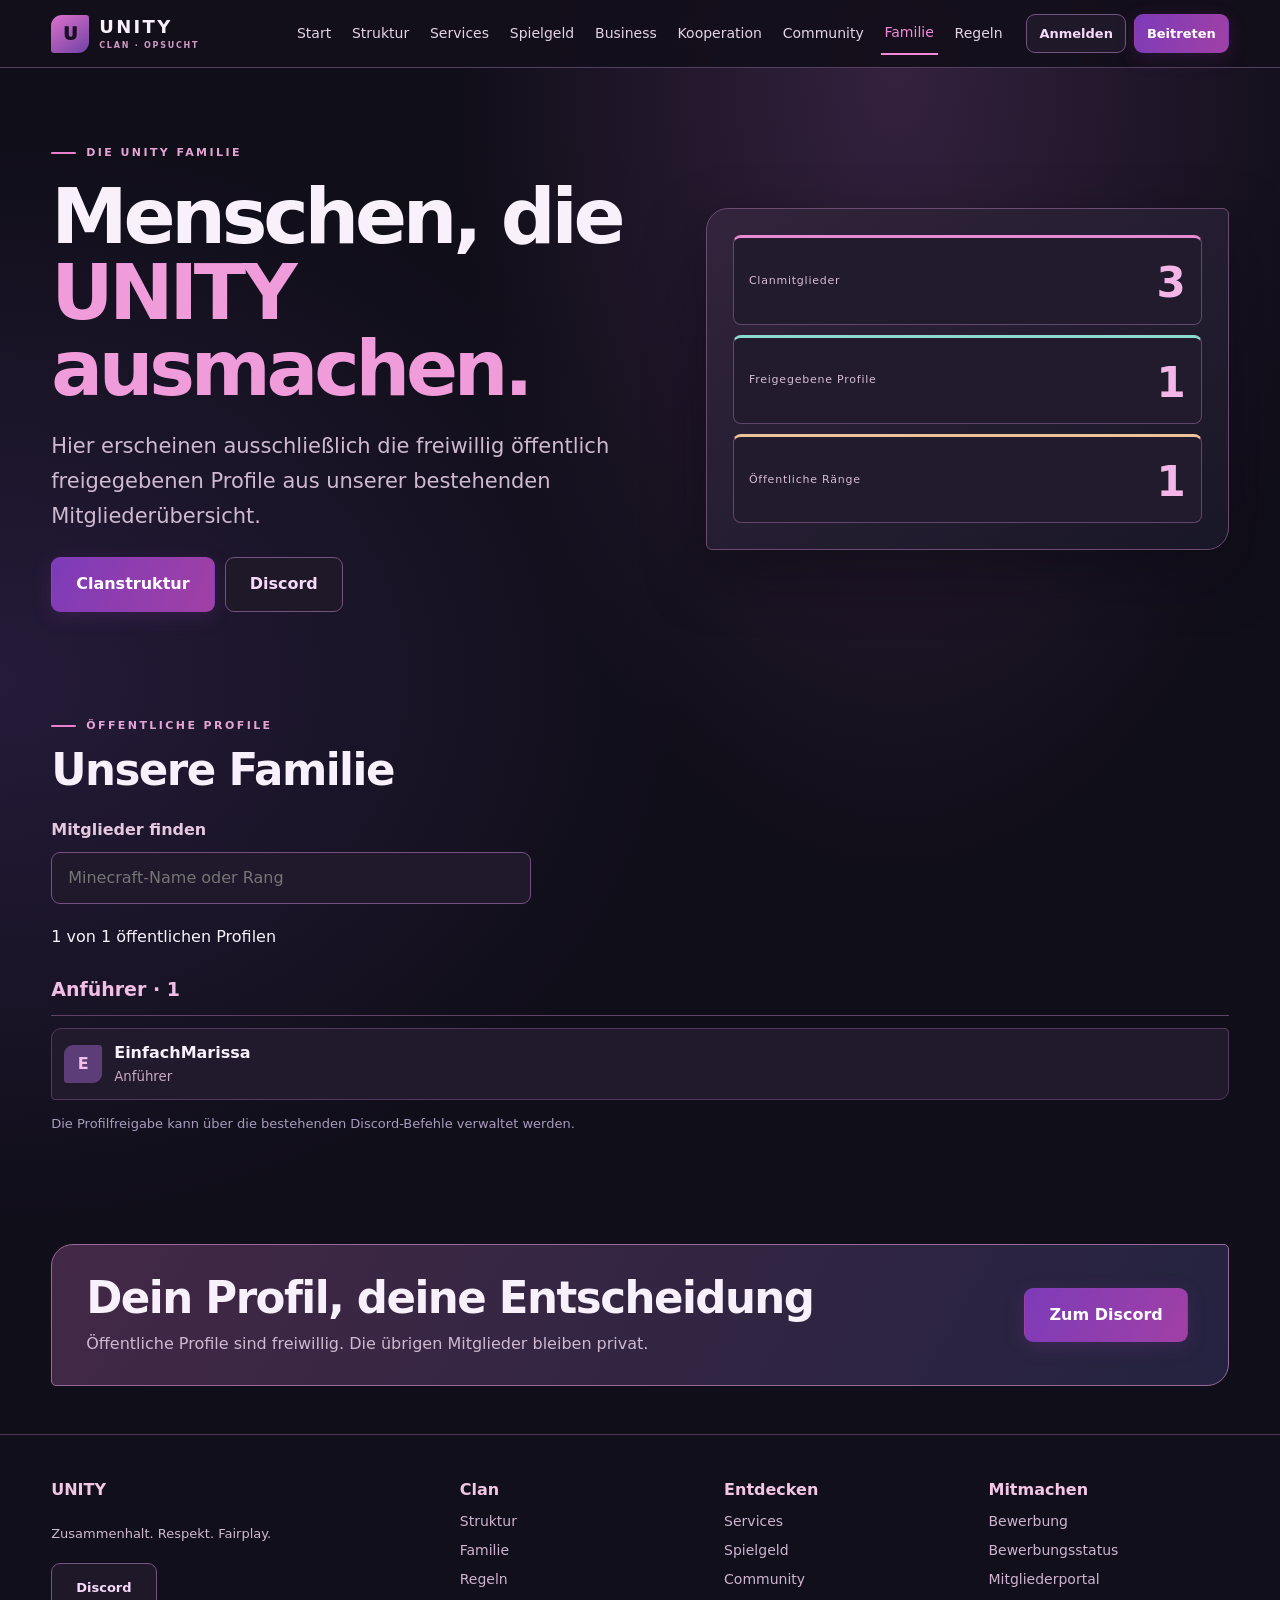
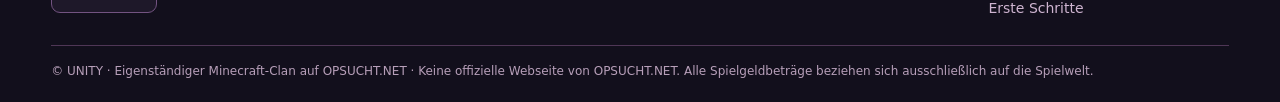
<file: familie.html>
<!doctype html><html lang="de"><head><meta charset="utf-8"><meta name="viewport" content="width=device-width,initial-scale=1"><title>Familie | UNITY</title><link rel="stylesheet" href="unity-v101.css"><link rel="stylesheet" href="unity-next.css"></head><body><header class="new-header"><a class="brand" href="index.html"><span class="unity-mark" aria-hidden="true">U</span><span>UNITY<small>CLAN · OPSUCHT</small></span></a><button class="menu-toggle" aria-expanded="false" aria-controls="nav">Menü</button><nav id="nav" aria-label="Hauptnavigation"><a href="index.html">Start</a><a href="struktur.html">Struktur</a><a href="dienstleistungen.html">Services</a><a href="spielgeld.html">Spielgeld</a><a href="business.html">Business</a><a href="partner.html">Kooperation</a><a href="community.html">Community</a><a href="familie.html" aria-current="page">Familie</a><a href="regelwerk.html">Regeln</a><div class="nav-actions"><a class="btn secondary" href="https://unity-bewerbungen.marissa-konig12.workers.dev/portal">Anmelden</a><a class="btn" href="bewerbung.html">Beitreten</a></div></nav></header><main><section class="intro"><div><div class="eyebrow">DIE UNITY FAMILIE</div><h1>Menschen, die<br><em>UNITY ausmachen.</em></h1><p>Hier erscheinen ausschließlich die freiwillig öffentlich freigegebenen Profile aus unserer bestehenden Mitgliederübersicht.</p><div class="actions"><a class="btn" href="struktur.html">Clanstruktur</a><a class="btn secondary" href="https://discord.gg/vN96J7P9Pv">Discord</a></div></div><aside class="intro-aside"><div class="metrics"><article class="metric"><span>Clanmitglieder</span><strong id="member-total">—</strong></article><article class="metric"><span>Freigegebene Profile</span><strong id="member-public">—</strong></article><article class="metric"><span>Öffentliche Ränge</span><strong id="member-ranks">—</strong></article></div></aside></section><section id="mitglieder" class="chapter"><div class="eyebrow">ÖFFENTLICHE PROFILE</div><h2>Unsere Familie</h2><label class="search-label" for="family-search">Mitglieder finden</label><input class="search-input" type="search" id="family-search" placeholder="Minecraft-Name oder Rang" autocomplete="off"><div id="family-note" role="status">Mitgliederübersicht wird geladen …</div><div id="family-list" class="family-list"></div><p class="muted">Die Profilfreigabe kann über die bestehenden Discord-Befehle verwaltet werden.</p></section><section class="chapter"><div class="callout"><div><h2>Dein Profil, deine Entscheidung</h2><p>Öffentliche Profile sind freiwillig. Die übrigen Mitglieder bleiben privat.</p></div><a class="btn" href="https://discord.gg/vN96J7P9Pv">Zum Discord</a></div></section></main><footer class="new-footer"><div class="footer-layout"><div><strong>UNITY</strong><p>Zusammenhalt. Respekt. Fairplay.</p><a class="btn secondary" href="https://discord.gg/vN96J7P9Pv">Discord</a></div><div><strong>Clan</strong><a href="struktur.html">Struktur</a><a href="familie.html">Familie</a><a href="regelwerk.html">Regeln</a></div><div><strong>Entdecken</strong><a href="dienstleistungen.html">Services</a><a href="spielgeld.html">Spielgeld</a><a href="community.html">Community</a></div><div><strong>Mitmachen</strong><a href="bewerbung.html">Bewerbung</a><a href="bewerbungsstatus.html">Bewerbungsstatus</a><a href="https://unity-bewerbungen.marissa-konig12.workers.dev/portal">Mitgliederportal</a><a href="start.html">Erste Schritte</a></div></div><p class="footnote">© UNITY · Eigenständiger Minecraft-Clan auf OPSUCHT.NET · Keine offizielle Webseite von OPSUCHT.NET. Alle Spielgeldbeträge beziehen sich ausschließlich auf die Spielwelt.</p></footer><script>const menu=document.querySelector(".menu-toggle");const navigation=document.querySelector("nav");menu.addEventListener("click",()=>{menu.setAttribute("aria-expanded",String(navigation.classList.toggle("open")))});</script><script src="unity-data.js"></script></body></html>
</file>
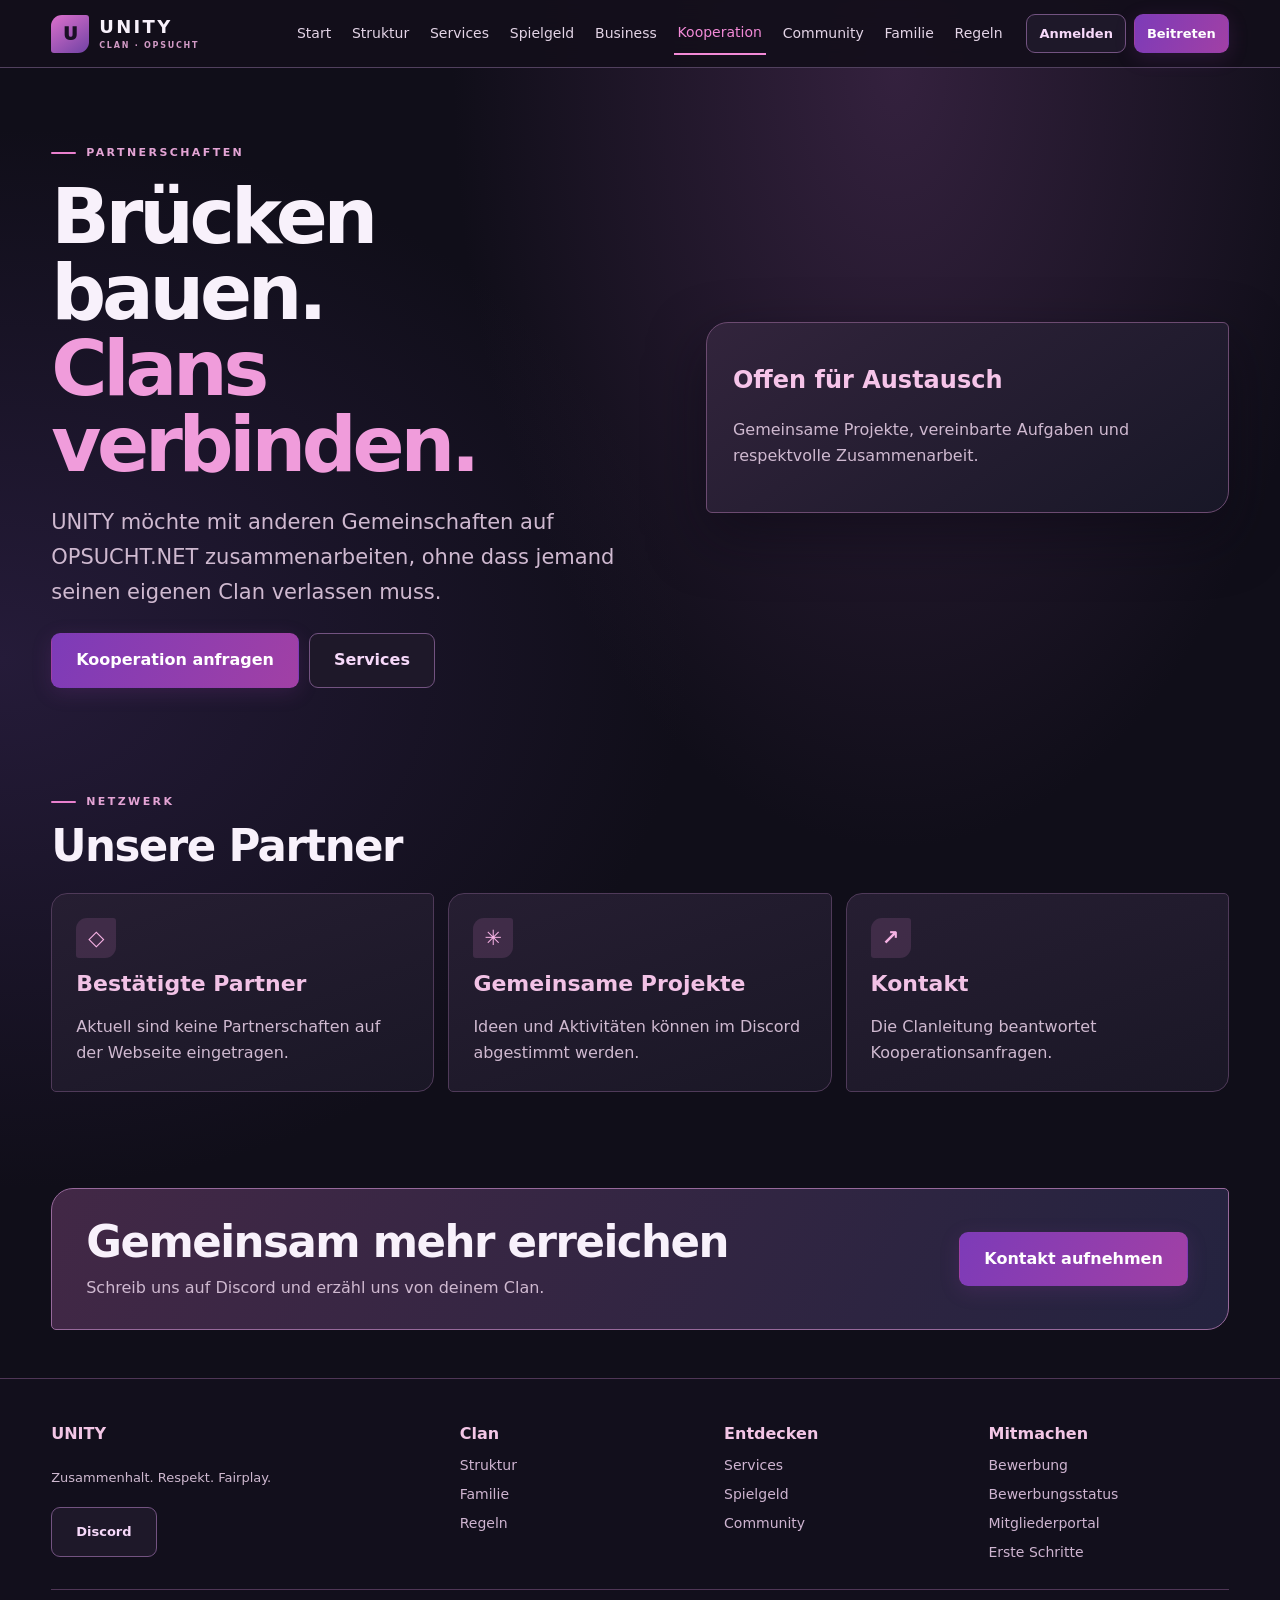
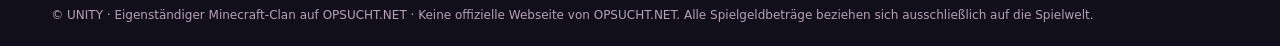
<file: partner.html>
<!doctype html><html lang="de"><head><meta charset="utf-8"><meta name="viewport" content="width=device-width,initial-scale=1"><title>Kooperation | UNITY</title><link rel="stylesheet" href="unity-v101.css"><link rel="stylesheet" href="unity-next.css"></head><body><header class="new-header"><a class="brand" href="index.html"><span class="unity-mark" aria-hidden="true">U</span><span>UNITY<small>CLAN · OPSUCHT</small></span></a><button class="menu-toggle" aria-expanded="false" aria-controls="nav">Menü</button><nav id="nav" aria-label="Hauptnavigation"><a href="index.html">Start</a><a href="struktur.html">Struktur</a><a href="dienstleistungen.html">Services</a><a href="spielgeld.html">Spielgeld</a><a href="business.html">Business</a><a href="partner.html" aria-current="page">Kooperation</a><a href="community.html">Community</a><a href="familie.html">Familie</a><a href="regelwerk.html">Regeln</a><div class="nav-actions"><a class="btn secondary" href="https://unity-bewerbungen.marissa-konig12.workers.dev/portal">Anmelden</a><a class="btn" href="bewerbung.html">Beitreten</a></div></nav></header><main><section class="intro"><div><div class="eyebrow">PARTNERSCHAFTEN</div><h1>Brücken bauen.<br><em>Clans verbinden.</em></h1><p>UNITY möchte mit anderen Gemeinschaften auf OPSUCHT.NET zusammenarbeiten, ohne dass jemand seinen eigenen Clan verlassen muss.</p><div class="actions"><a class="btn" href="https://discord.gg/vN96J7P9Pv">Kooperation anfragen</a><a class="btn secondary" href="dienstleistungen.html">Services</a></div></div><aside class="intro-aside"><h3>Offen für Austausch</h3><p>Gemeinsame Projekte, vereinbarte Aufgaben und respektvolle Zusammenarbeit.</p></aside></section><section id="partner" class="chapter"><div class="eyebrow">NETZWERK</div><h2>Unsere Partner</h2><div class="grid" id="unity-partner-list"><article class="tile feature"><span class="feature-icon" aria-hidden="true">◇</span><h3>Bestätigte Partner</h3><p>Aktuell sind keine Partnerschaften auf der Webseite eingetragen.</p></article><article class="tile feature"><span class="feature-icon" aria-hidden="true">✳</span><h3>Gemeinsame Projekte</h3><p>Ideen und Aktivitäten können im Discord abgestimmt werden.</p></article><article class="tile feature"><span class="feature-icon" aria-hidden="true">↗</span><h3>Kontakt</h3><p>Die Clanleitung beantwortet Kooperationsanfragen.</p></article></div></section><section class="chapter"><div class="callout"><div><h2>Gemeinsam mehr erreichen</h2><p>Schreib uns auf Discord und erzähl uns von deinem Clan.</p></div><a class="btn" href="https://discord.gg/vN96J7P9Pv">Kontakt aufnehmen</a></div></section></main><footer class="new-footer"><div class="footer-layout"><div><strong>UNITY</strong><p>Zusammenhalt. Respekt. Fairplay.</p><a class="btn secondary" href="https://discord.gg/vN96J7P9Pv">Discord</a></div><div><strong>Clan</strong><a href="struktur.html">Struktur</a><a href="familie.html">Familie</a><a href="regelwerk.html">Regeln</a></div><div><strong>Entdecken</strong><a href="dienstleistungen.html">Services</a><a href="spielgeld.html">Spielgeld</a><a href="community.html">Community</a></div><div><strong>Mitmachen</strong><a href="bewerbung.html">Bewerbung</a><a href="bewerbungsstatus.html">Bewerbungsstatus</a><a href="https://unity-bewerbungen.marissa-konig12.workers.dev/portal">Mitgliederportal</a><a href="start.html">Erste Schritte</a></div></div><p class="footnote">© UNITY · Eigenständiger Minecraft-Clan auf OPSUCHT.NET · Keine offizielle Webseite von OPSUCHT.NET. Alle Spielgeldbeträge beziehen sich ausschließlich auf die Spielwelt.</p></footer><script>const menu=document.querySelector(".menu-toggle");const navigation=document.querySelector("nav");menu.addEventListener("click",()=>{menu.setAttribute("aria-expanded",String(navigation.classList.toggle("open")))});</script><script src="unity-inhalte.js"></script><script src="unity-inhalte-render.js"></script></body></html>
</file>
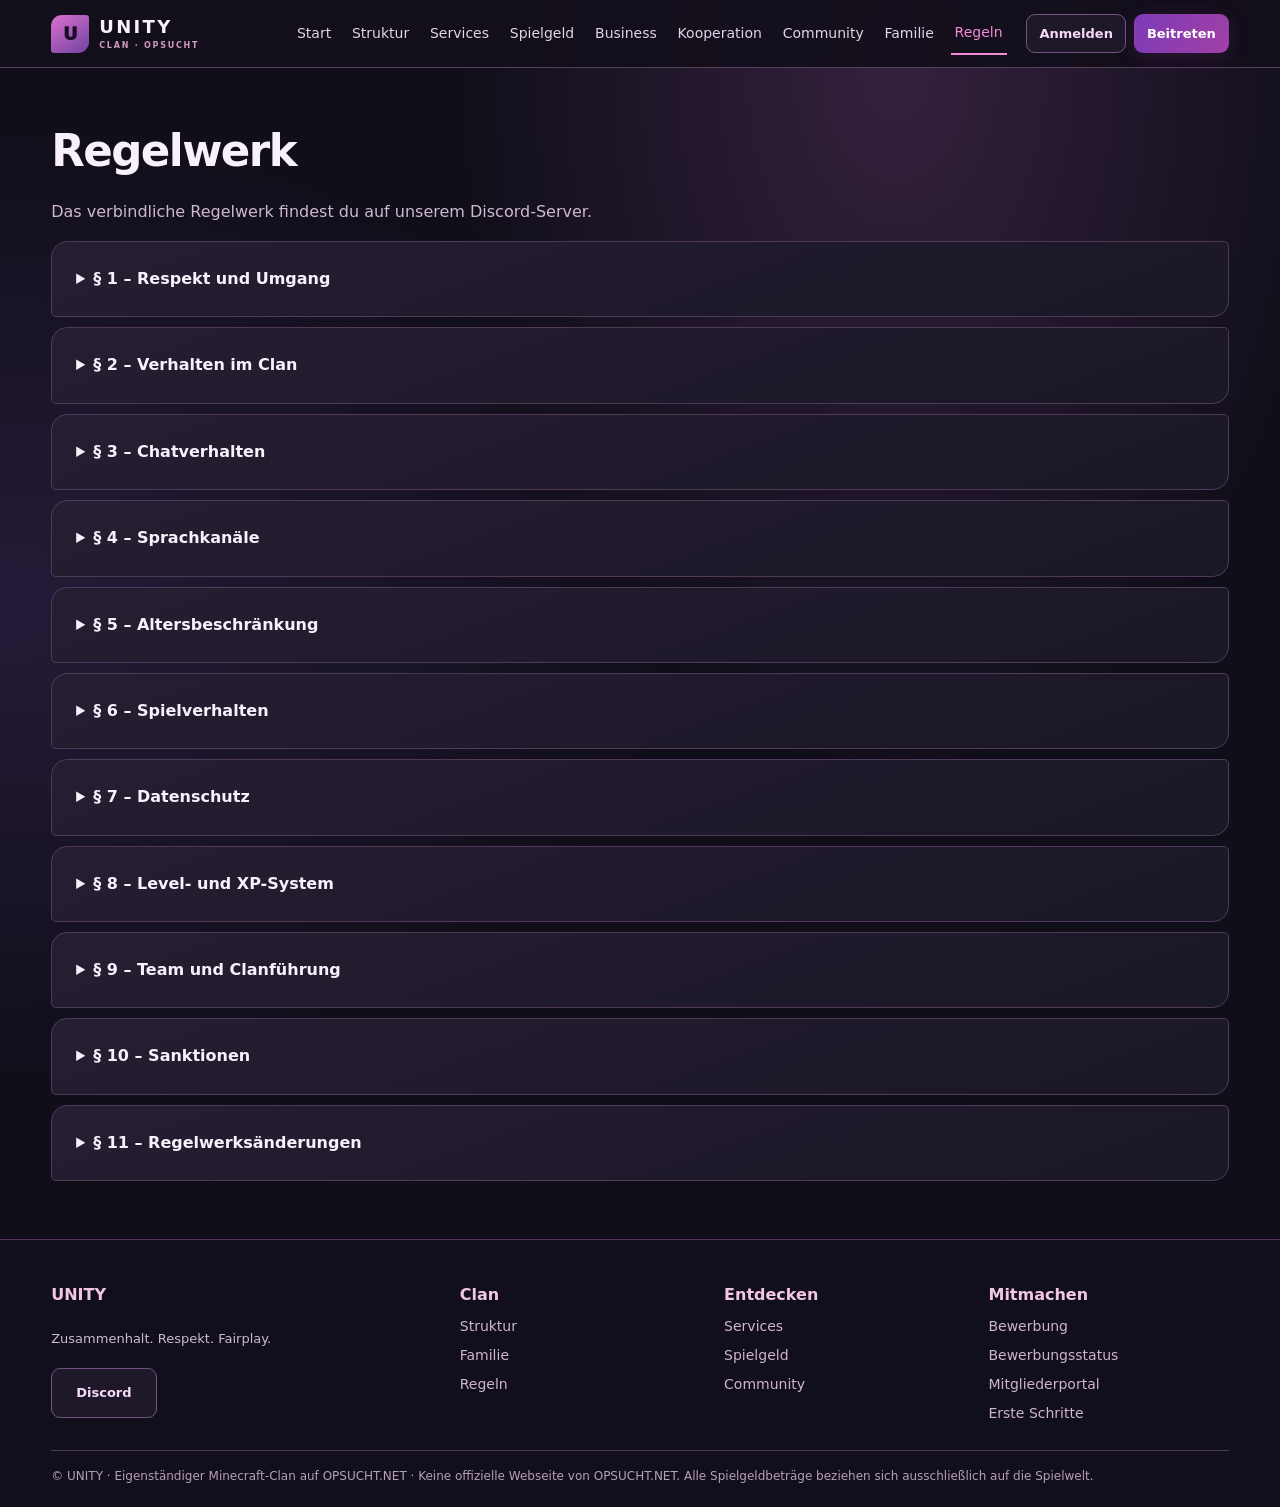
<file: regelwerk.html>
<!doctype html><html lang="de"><head><meta charset="utf-8"><meta name="viewport" content="width=device-width,initial-scale=1"><title>Regelwerk | UNITY</title><link rel="stylesheet" href="unity-v101.css"><link rel="stylesheet" href="unity-next.css"></head><body><header class="new-header"><a class="brand" href="index.html"><span class="unity-mark" aria-hidden="true">U</span><span>UNITY<small>CLAN · OPSUCHT</small></span></a><button class="menu-toggle" aria-expanded="false" aria-controls="nav">Menü</button><nav id="nav" aria-label="Hauptnavigation"><a href="index.html">Start</a><a href="struktur.html">Struktur</a><a href="dienstleistungen.html">Services</a><a href="spielgeld.html">Spielgeld</a><a href="business.html">Business</a><a href="partner.html">Kooperation</a><a href="community.html">Community</a><a href="familie.html">Familie</a><a href="regelwerk.html" aria-current="page">Regeln</a><div class="nav-actions"><a class="btn secondary" href="https://unity-bewerbungen.marissa-konig12.workers.dev/portal">Anmelden</a><a class="btn" href="bewerbung.html">Beitreten</a></div></nav></header><main><section id="regeln"><h2>Regelwerk</h2><p>Das verbindliche Regelwerk findest du auf unserem Discord-Server.</p><details><summary>§ 1 – Respekt und Umgang</summary><p>Jedes Mitglied ist respektvoll zu behandeln. Beleidigungen, Diskriminierung, Mobbing und Provokationen werden nicht toleriert.</p></details><details><summary>§ 2 – Verhalten im Clan</summary><p>Zusammenhalt, Loyalität und gegenseitige Unterstützung stehen an erster Stelle. Das absichtliche Schädigen anderer Clanmitglieder ist untersagt.</p></details><details><summary>§ 3 – Chatverhalten</summary><p>Spam, unerlaubte Werbung, unangemessene Inhalte und unnötige Markierungen sind verboten.</p></details><details><summary>§ 4 – Sprachkanäle</summary><p>Störgeräusche, Soundboard-Spam und absichtliches Stören anderer Mitglieder sind untersagt.</p></details><details><summary>§ 5 – Altersbeschränkung</summary><p>Der 18+-Bereich ist ausschließlich volljährigen Mitgliedern vorbehalten.</p></details><details><summary>§ 6 – Spielverhalten</summary><p>Cheating, Scamming, Bugusing und andere Verstöße gegen das Regelwerk von OP-SUCHT.NET sind untersagt.</p></details><details><summary>§ 7 – Datenschutz</summary><p>Private Informationen, Nachrichten und Aufnahmen dürfen nicht ohne Zustimmung der betroffenen Personen veröffentlicht werden.</p></details><details><summary>§ 8 – Level- und XP-System</summary><p>Das absichtliche Farmen oder Manipulieren von XP ist verboten.</p></details><details><summary>§ 9 – Team und Clanführung</summary><p>Anweisungen des zuständigen Teams sind zu befolgen. Beschwerden können über das Ticketsystem eingereicht werden.</p></details><details><summary>§ 10 – Sanktionen</summary><p>Regelverstöße können je nach Schwere zu Verwarnungen, Sprachsperren, Clanausschlüssen oder einem permanenten Bann führen.</p></details><details><summary>§ 11 – Regelwerksänderungen</summary><p>Die Clanführung behält sich vor, das Regelwerk anzupassen. Änderungen werden bekannt gegeben.</p></details></section></main><footer class="new-footer"><div class="footer-layout"><div><strong>UNITY</strong><p>Zusammenhalt. Respekt. Fairplay.</p><a class="btn secondary" href="https://discord.gg/vN96J7P9Pv">Discord</a></div><div><strong>Clan</strong><a href="struktur.html">Struktur</a><a href="familie.html">Familie</a><a href="regelwerk.html">Regeln</a></div><div><strong>Entdecken</strong><a href="dienstleistungen.html">Services</a><a href="spielgeld.html">Spielgeld</a><a href="community.html">Community</a></div><div><strong>Mitmachen</strong><a href="bewerbung.html">Bewerbung</a><a href="bewerbungsstatus.html">Bewerbungsstatus</a><a href="https://unity-bewerbungen.marissa-konig12.workers.dev/portal">Mitgliederportal</a><a href="start.html">Erste Schritte</a></div></div><p class="footnote">© UNITY · Eigenständiger Minecraft-Clan auf OPSUCHT.NET · Keine offizielle Webseite von OPSUCHT.NET. Alle Spielgeldbeträge beziehen sich ausschließlich auf die Spielwelt.</p></footer><script>const menu=document.querySelector('.menu-toggle');const navigation=document.querySelector('nav');menu.addEventListener('click',()=>{menu.setAttribute('aria-expanded',String(navigation.classList.toggle('open')))});</script></body></html>
</file>
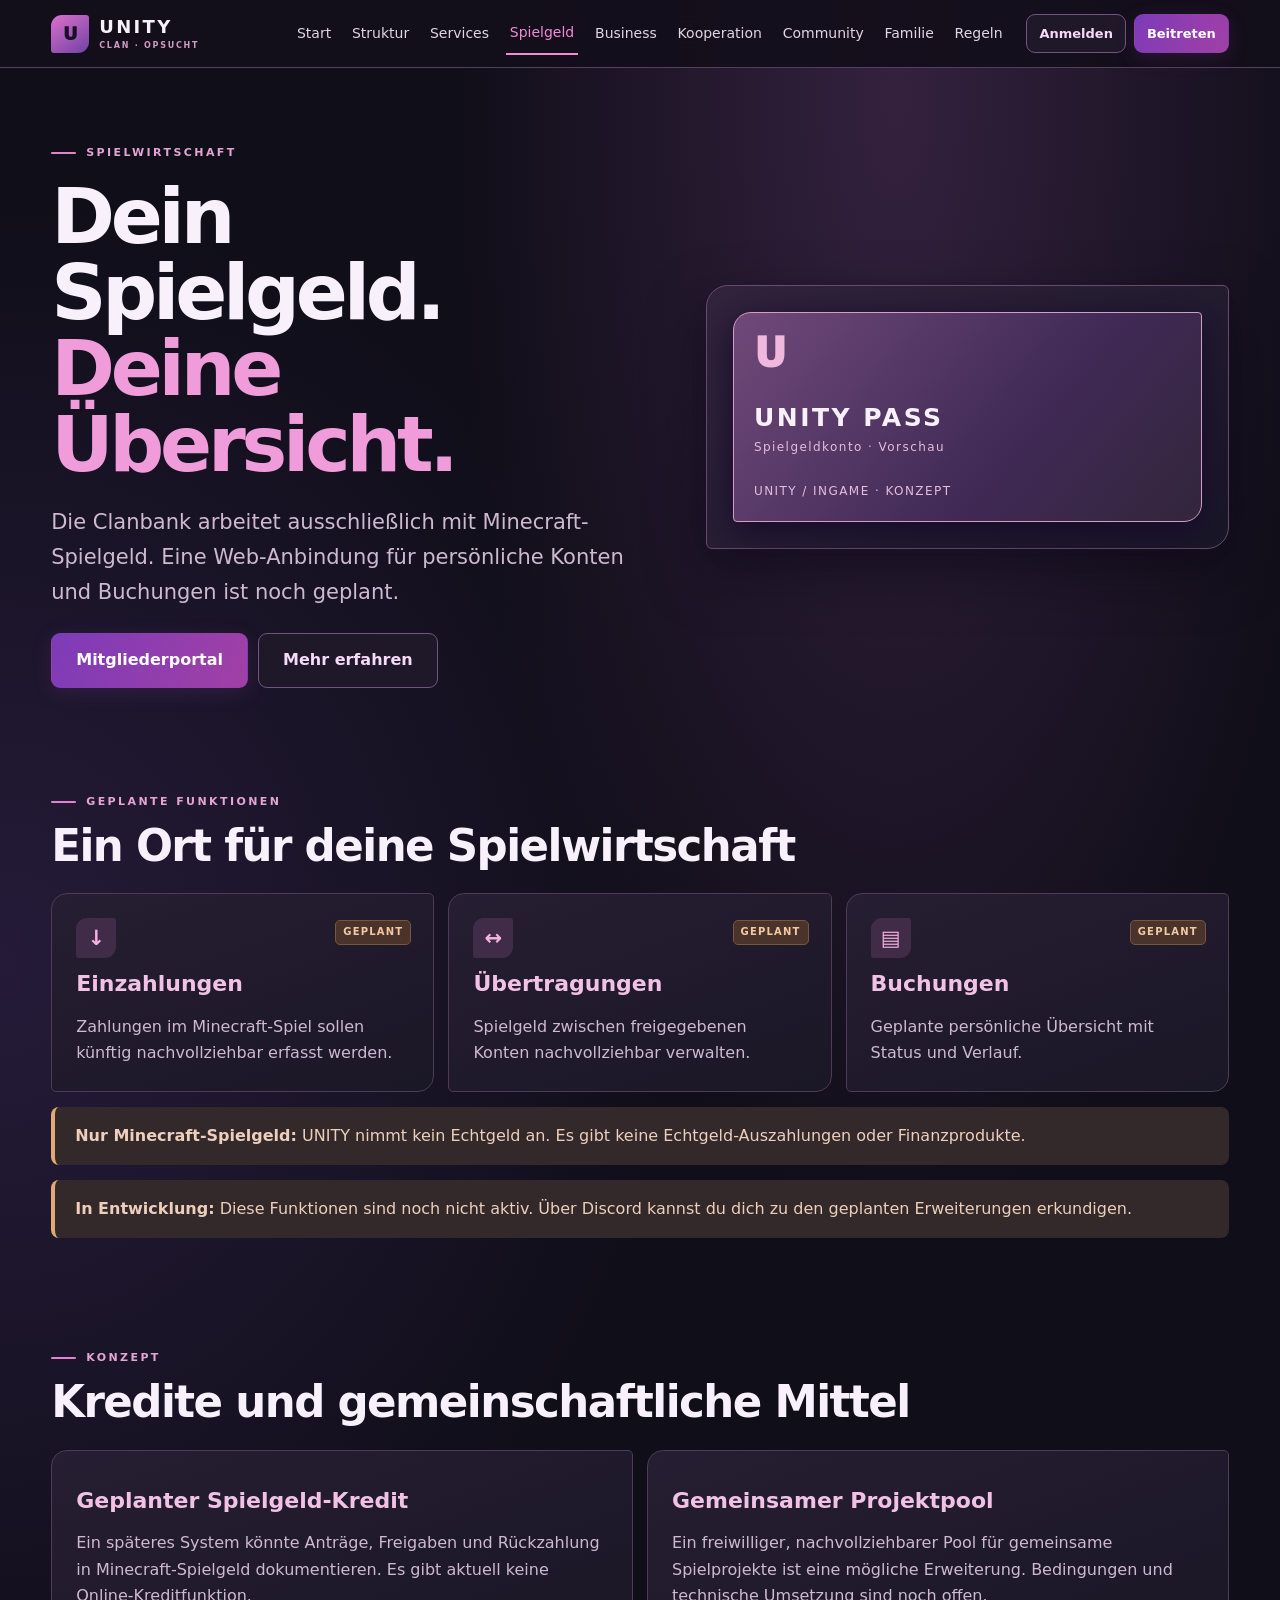
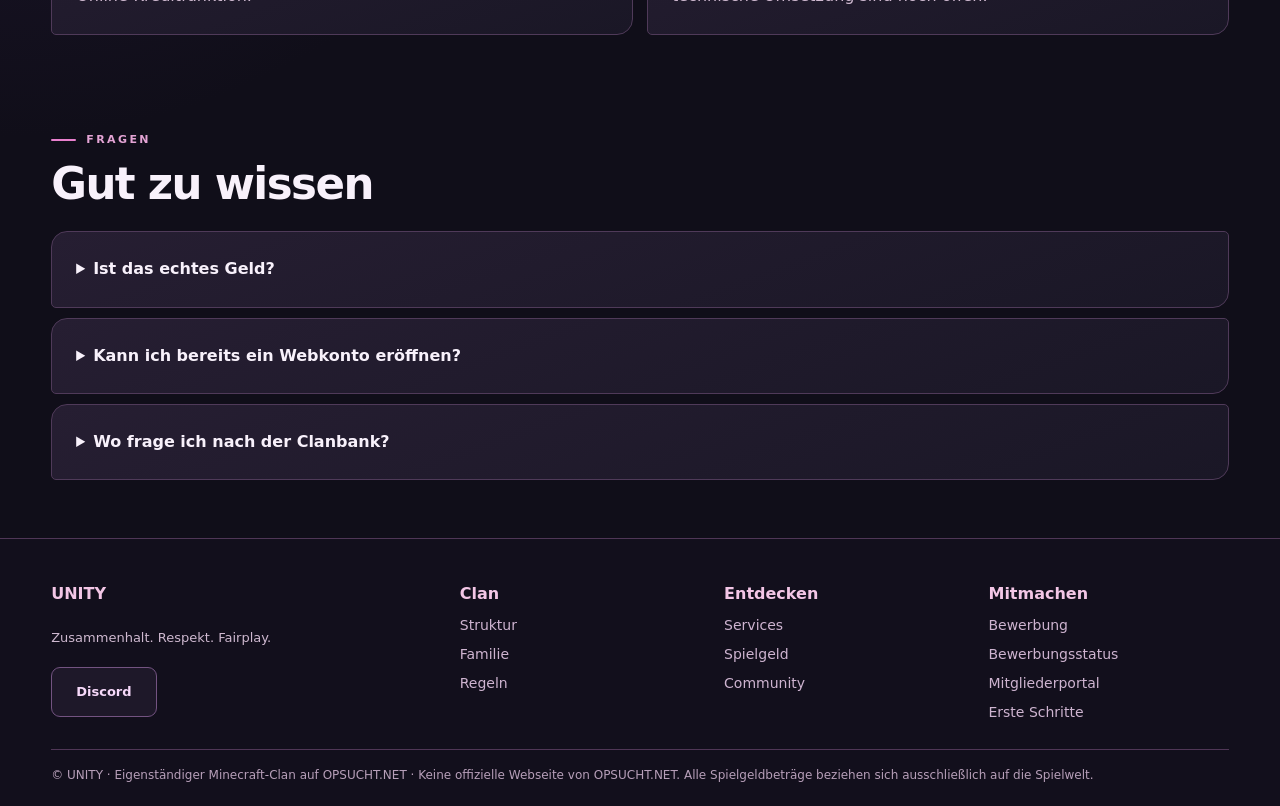
<file: spielgeld.html>
<!doctype html><html lang="de"><head><meta charset="utf-8"><meta name="viewport" content="width=device-width,initial-scale=1"><title>Spielgeld | UNITY</title><link rel="stylesheet" href="unity-v101.css"><link rel="stylesheet" href="unity-next.css"></head><body><header class="new-header"><a class="brand" href="index.html"><span class="unity-mark" aria-hidden="true">U</span><span>UNITY<small>CLAN · OPSUCHT</small></span></a><button class="menu-toggle" aria-expanded="false" aria-controls="nav">Menü</button><nav id="nav" aria-label="Hauptnavigation"><a href="index.html">Start</a><a href="struktur.html">Struktur</a><a href="dienstleistungen.html">Services</a><a href="spielgeld.html" aria-current="page">Spielgeld</a><a href="business.html">Business</a><a href="partner.html">Kooperation</a><a href="community.html">Community</a><a href="familie.html">Familie</a><a href="regelwerk.html">Regeln</a><div class="nav-actions"><a class="btn secondary" href="https://unity-bewerbungen.marissa-konig12.workers.dev/portal">Anmelden</a><a class="btn" href="bewerbung.html">Beitreten</a></div></nav></header><main><section class="intro"><div><div class="eyebrow">SPIELWIRTSCHAFT</div><h1>Dein Spielgeld.<br><em>Deine Übersicht.</em></h1><p>Die Clanbank arbeitet ausschließlich mit Minecraft-Spielgeld. Eine Web-Anbindung für persönliche Konten und Buchungen ist noch geplant.</p><div class="actions"><a class="btn" href="https://unity-bewerbungen.marissa-konig12.workers.dev/portal">Mitgliederportal</a><a class="btn secondary" href="#funktionen">Mehr erfahren</a></div></div><aside class="intro-aside"><div class="unity-pass"><span class="pass-symbol">U</span><div><strong>UNITY PASS</strong><small>Spielgeldkonto · Vorschau</small></div><span class="pass-bottom">UNITY / INGAME · KONZEPT</span></div></aside></section><section id="funktionen" class="chapter"><div class="eyebrow">GEPLANTE FUNKTIONEN</div><h2>Ein Ort für deine Spielwirtschaft</h2><div class="grid"><article class="tile feature"><span class="feature-icon" aria-hidden="true">↓</span><small class="tag">GEPLANT</small><h3>Einzahlungen</h3><p>Zahlungen im Minecraft-Spiel sollen künftig nachvollziehbar erfasst werden.</p></article><article class="tile feature"><span class="feature-icon" aria-hidden="true">↔</span><small class="tag">GEPLANT</small><h3>Übertragungen</h3><p>Spielgeld zwischen freigegebenen Konten nachvollziehbar verwalten.</p></article><article class="tile feature"><span class="feature-icon" aria-hidden="true">▤</span><small class="tag">GEPLANT</small><h3>Buchungen</h3><p>Geplante persönliche Übersicht mit Status und Verlauf.</p></article></div><p class="notice"><strong>Nur Minecraft-Spielgeld:</strong> UNITY nimmt kein Echtgeld an. Es gibt keine Echtgeld-Auszahlungen oder Finanzprodukte.</p><p class="notice"><strong>In Entwicklung:</strong> Diese Funktionen sind noch nicht aktiv. Über Discord kannst du dich zu den geplanten Erweiterungen erkundigen.</p></section><section id="kredit" class="chapter"><div class="eyebrow">KONZEPT</div><h2>Kredite und gemeinschaftliche Mittel</h2><div class="grid"><article class="tile"><h3>Geplanter Spielgeld-Kredit</h3><p>Ein späteres System könnte Anträge, Freigaben und Rückzahlung in Minecraft-Spielgeld dokumentieren. Es gibt aktuell keine Online-Kreditfunktion.</p></article><article class="tile"><h3>Gemeinsamer Projektpool</h3><p>Ein freiwilliger, nachvollziehbarer Pool für gemeinsame Spielprojekte ist eine mögliche Erweiterung. Bedingungen und technische Umsetzung sind noch offen.</p></article></div></section><section id="fragen" class="chapter"><div class="eyebrow">FRAGEN</div><h2>Gut zu wissen</h2><details><summary>Ist das echtes Geld?</summary><p>Nein. Es geht ausschließlich um Minecraft-Spielgeld.</p></details><details><summary>Kann ich bereits ein Webkonto eröffnen?</summary><p>Nein. Die Web-Anbindung ist noch nicht aktiv.</p></details><details><summary>Wo frage ich nach der Clanbank?</summary><p>Wende dich an die Clanleitung auf Discord.</p></details></section></main><footer class="new-footer"><div class="footer-layout"><div><strong>UNITY</strong><p>Zusammenhalt. Respekt. Fairplay.</p><a class="btn secondary" href="https://discord.gg/vN96J7P9Pv">Discord</a></div><div><strong>Clan</strong><a href="struktur.html">Struktur</a><a href="familie.html">Familie</a><a href="regelwerk.html">Regeln</a></div><div><strong>Entdecken</strong><a href="dienstleistungen.html">Services</a><a href="spielgeld.html">Spielgeld</a><a href="community.html">Community</a></div><div><strong>Mitmachen</strong><a href="bewerbung.html">Bewerbung</a><a href="bewerbungsstatus.html">Bewerbungsstatus</a><a href="https://unity-bewerbungen.marissa-konig12.workers.dev/portal">Mitgliederportal</a><a href="start.html">Erste Schritte</a></div></div><p class="footnote">© UNITY · Eigenständiger Minecraft-Clan auf OPSUCHT.NET · Keine offizielle Webseite von OPSUCHT.NET. Alle Spielgeldbeträge beziehen sich ausschließlich auf die Spielwelt.</p></footer><script>const menu=document.querySelector(".menu-toggle");const navigation=document.querySelector("nav");menu.addEventListener("click",()=>{menu.setAttribute("aria-expanded",String(navigation.classList.toggle("open")))});</script></body></html>
</file>
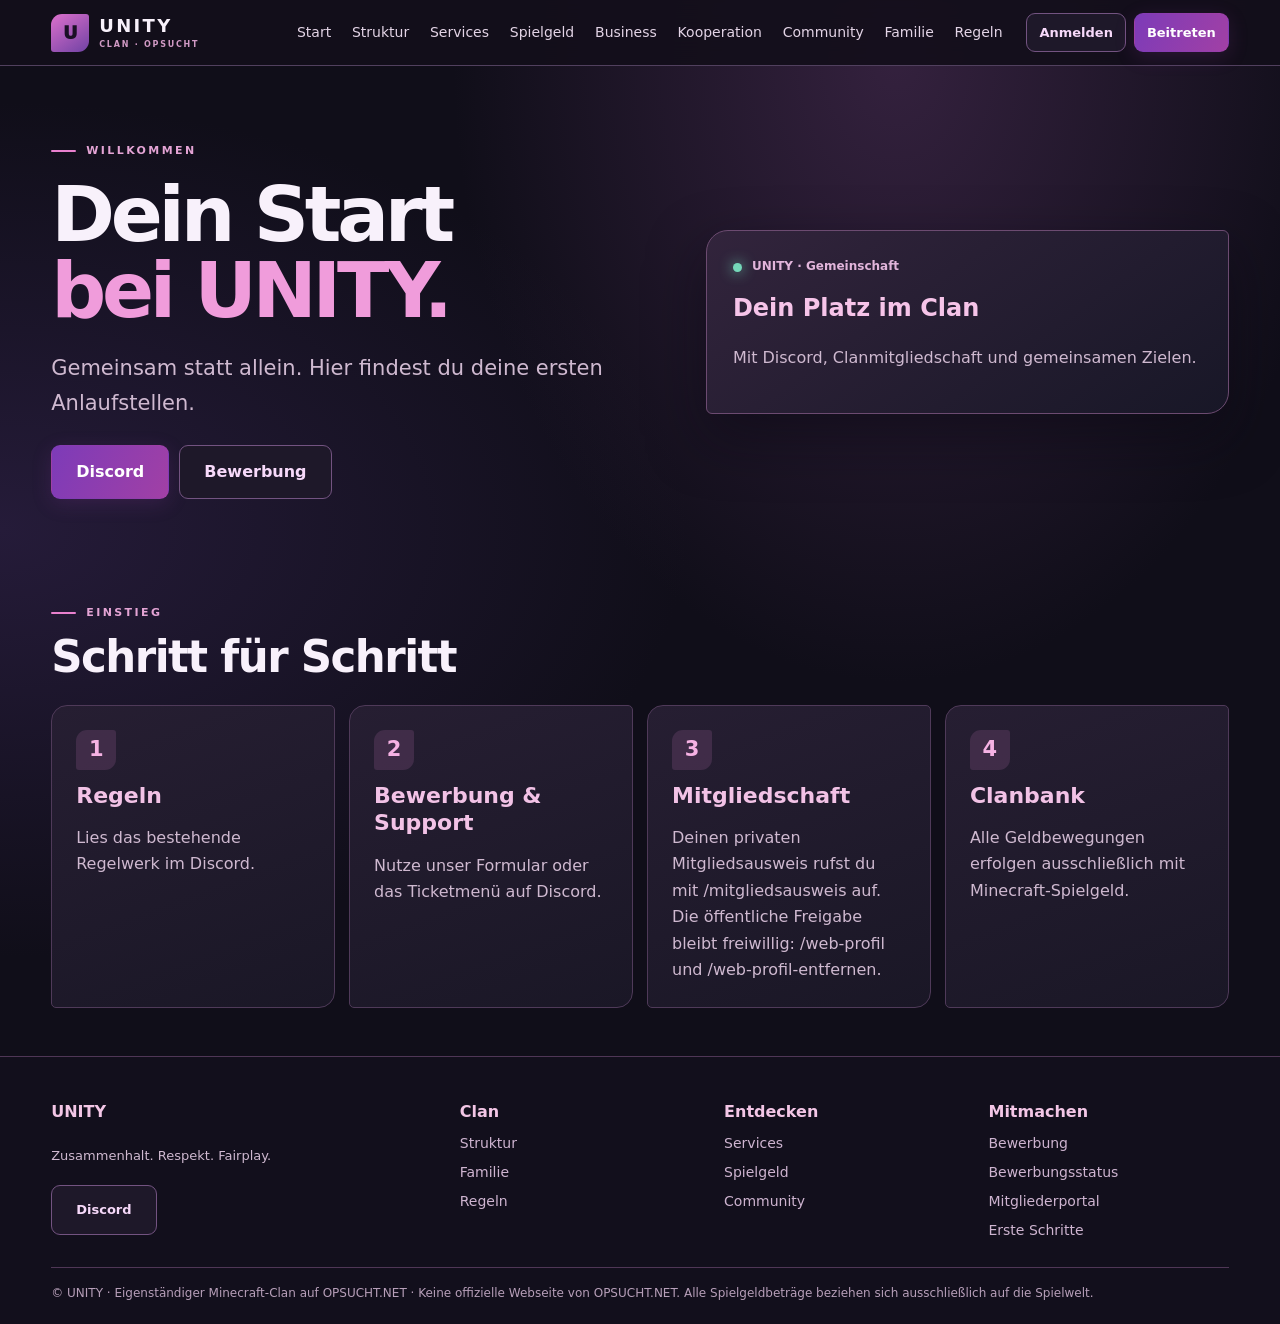
<file: start.html>
<!doctype html><html lang="de"><head><meta charset="utf-8"><meta name="viewport" content="width=device-width,initial-scale=1"><title>Erste Schritte | UNITY</title><link rel="stylesheet" href="unity-v101.css"><link rel="stylesheet" href="unity-next.css"></head><body><header class="new-header"><a class="brand" href="index.html"><span class="unity-mark" aria-hidden="true">U</span><span>UNITY<small>CLAN · OPSUCHT</small></span></a><button class="menu-toggle" aria-expanded="false" aria-controls="nav">Menü</button><nav id="nav" aria-label="Hauptnavigation"><a href="index.html">Start</a><a href="struktur.html">Struktur</a><a href="dienstleistungen.html">Services</a><a href="spielgeld.html">Spielgeld</a><a href="business.html">Business</a><a href="partner.html">Kooperation</a><a href="community.html">Community</a><a href="familie.html">Familie</a><a href="regelwerk.html">Regeln</a><div class="nav-actions"><a class="btn secondary" href="https://unity-bewerbungen.marissa-konig12.workers.dev/portal">Anmelden</a><a class="btn" href="bewerbung.html">Beitreten</a></div></nav></header><main><section class="intro"><div><div class="eyebrow">WILLKOMMEN</div><h1>Dein Start<br><em>bei UNITY.</em></h1><p>Gemeinsam statt allein. Hier findest du deine ersten Anlaufstellen.</p><div class="actions"><a class="btn" href="https://discord.gg/vN96J7P9Pv">Discord</a><a class="btn secondary" href="bewerbung.html">Bewerbung</a></div></div><aside class="intro-aside"><div class="signal"><span class="signal-light"></span> UNITY · Gemeinschaft</div><h3>Dein Platz im Clan</h3><p>Mit Discord, Clanmitgliedschaft und gemeinsamen Zielen.</p></aside></section><section id="hilfe" class="chapter"><div class="eyebrow">EINSTIEG</div><h2>Schritt für Schritt</h2><div class="grid"><article class="tile feature"><span class="feature-icon" aria-hidden="true">1</span><h3>Regeln</h3><p>Lies das bestehende Regelwerk im Discord.</p></article><article class="tile feature"><span class="feature-icon" aria-hidden="true">2</span><h3>Bewerbung & Support</h3><p>Nutze unser Formular oder das Ticketmenü auf Discord.</p></article><article class="tile feature"><span class="feature-icon" aria-hidden="true">3</span><h3>Mitgliedschaft</h3><p>Deinen privaten Mitgliedsausweis rufst du mit /mitgliedsausweis auf. Die öffentliche Freigabe bleibt freiwillig: /web-profil und /web-profil-entfernen.</p></article><article class="tile feature"><span class="feature-icon" aria-hidden="true">4</span><h3>Clanbank</h3><p>Alle Geldbewegungen erfolgen ausschließlich mit Minecraft-Spielgeld.</p></article></div></section></main><footer class="new-footer"><div class="footer-layout"><div><strong>UNITY</strong><p>Zusammenhalt. Respekt. Fairplay.</p><a class="btn secondary" href="https://discord.gg/vN96J7P9Pv">Discord</a></div><div><strong>Clan</strong><a href="struktur.html">Struktur</a><a href="familie.html">Familie</a><a href="regelwerk.html">Regeln</a></div><div><strong>Entdecken</strong><a href="dienstleistungen.html">Services</a><a href="spielgeld.html">Spielgeld</a><a href="community.html">Community</a></div><div><strong>Mitmachen</strong><a href="bewerbung.html">Bewerbung</a><a href="bewerbungsstatus.html">Bewerbungsstatus</a><a href="https://unity-bewerbungen.marissa-konig12.workers.dev/portal">Mitgliederportal</a><a href="start.html">Erste Schritte</a></div></div><p class="footnote">© UNITY · Eigenständiger Minecraft-Clan auf OPSUCHT.NET · Keine offizielle Webseite von OPSUCHT.NET. Alle Spielgeldbeträge beziehen sich ausschließlich auf die Spielwelt.</p></footer><script>const menu=document.querySelector(".menu-toggle");const navigation=document.querySelector("nav");menu.addEventListener("click",()=>{menu.setAttribute("aria-expanded",String(navigation.classList.toggle("open")))});</script></body></html>
</file>
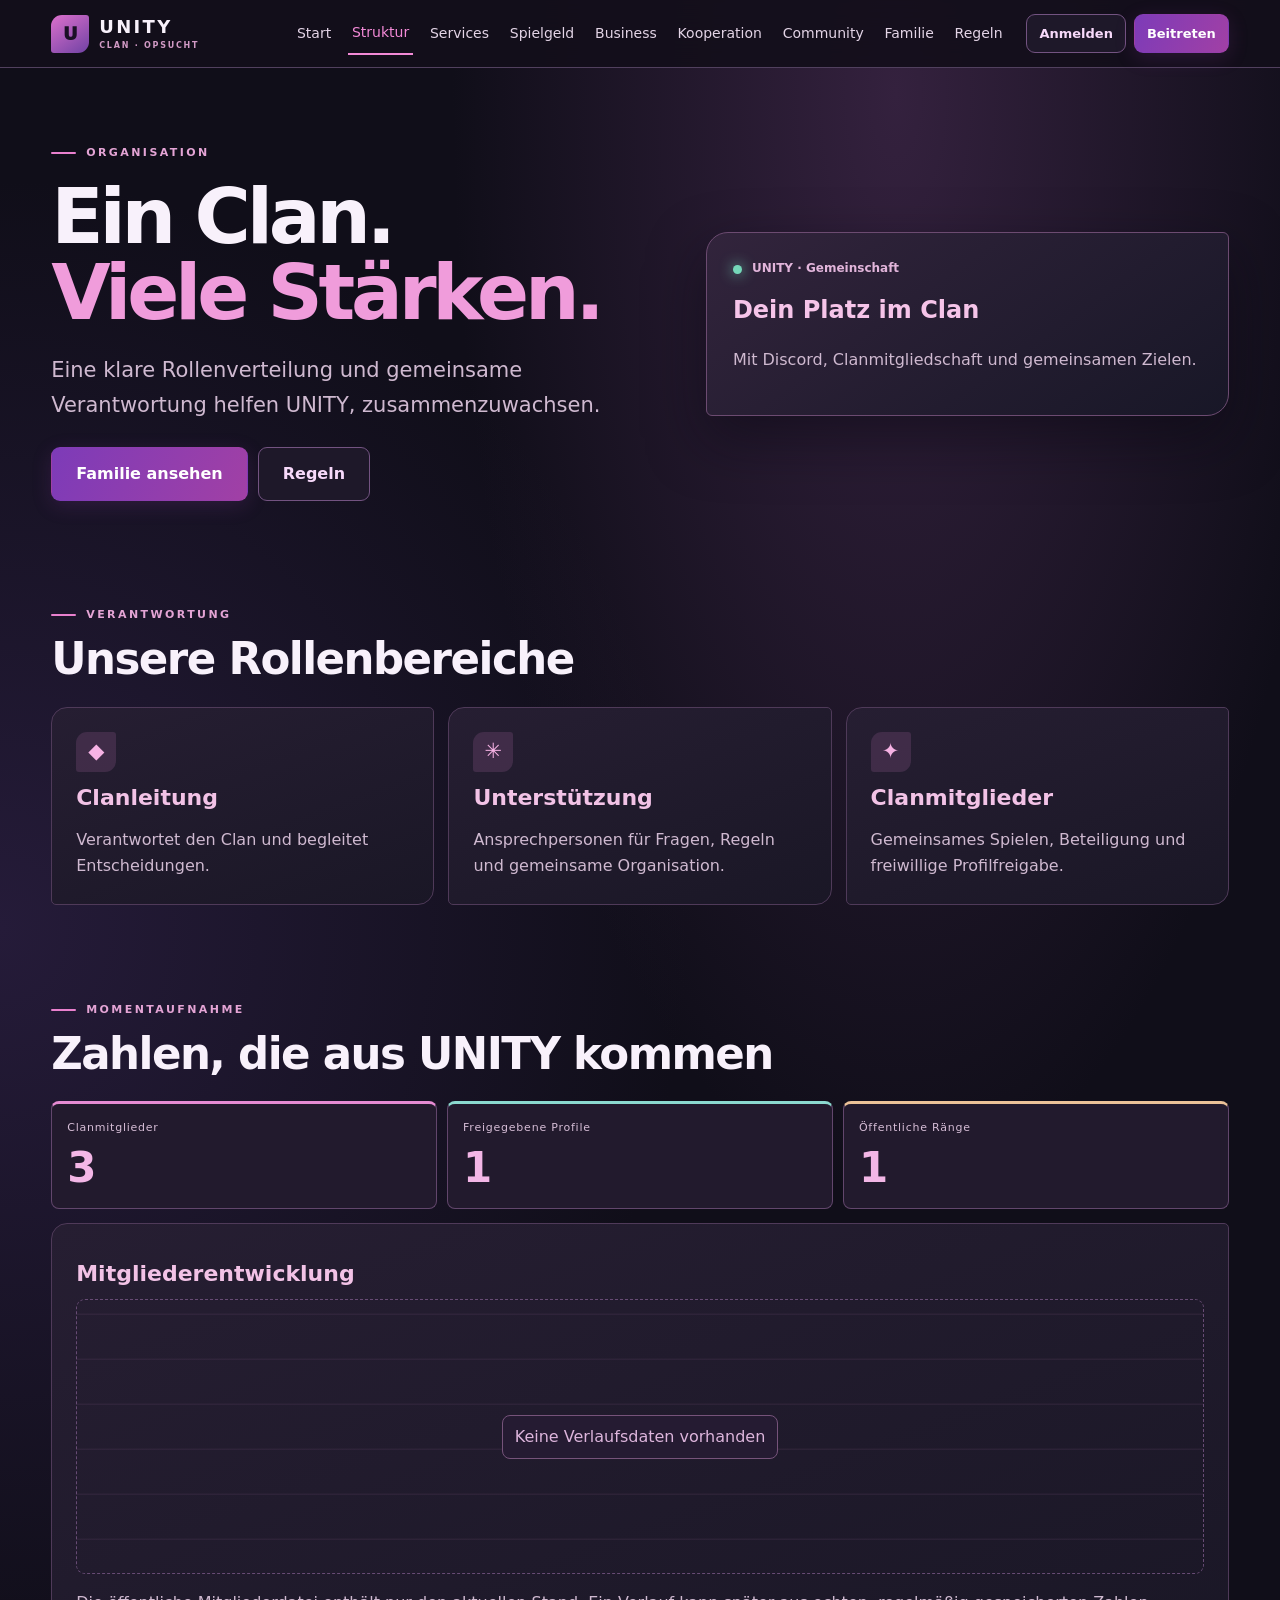
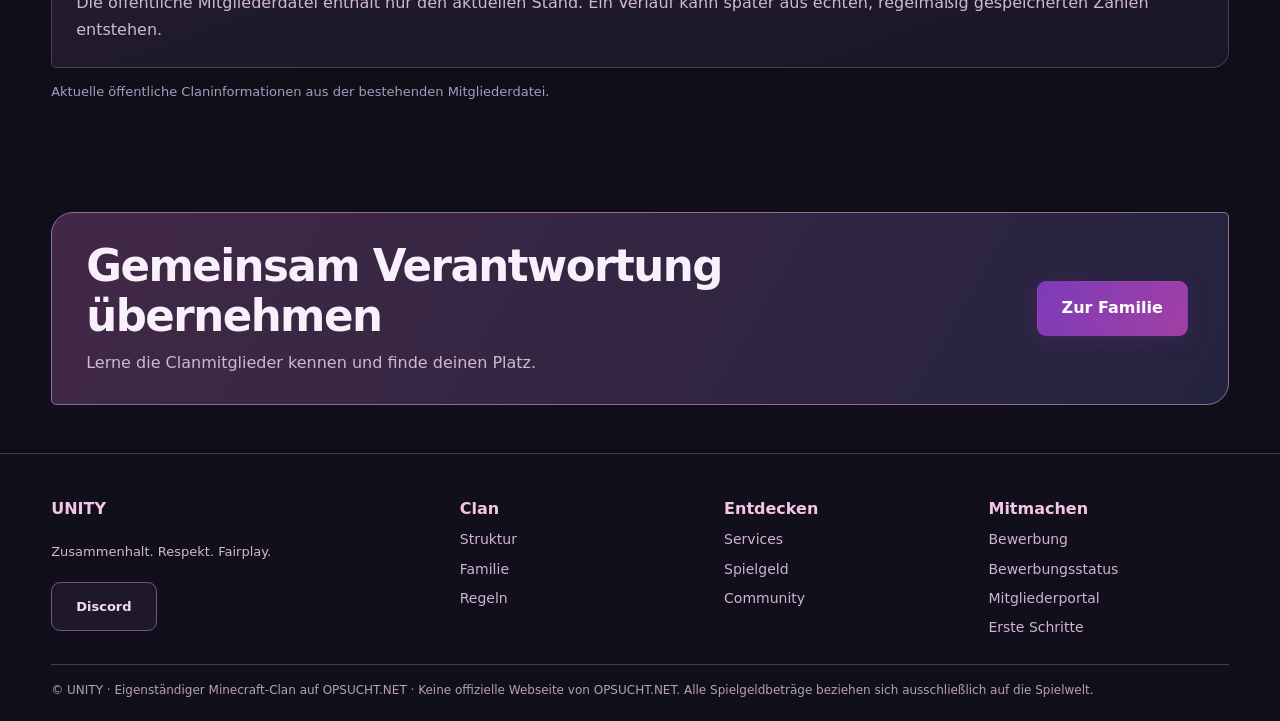
<file: struktur.html>
<!doctype html><html lang="de"><head><meta charset="utf-8"><meta name="viewport" content="width=device-width,initial-scale=1"><title>Struktur | UNITY</title><link rel="stylesheet" href="unity-v101.css"><link rel="stylesheet" href="unity-next.css"></head><body><header class="new-header"><a class="brand" href="index.html"><span class="unity-mark" aria-hidden="true">U</span><span>UNITY<small>CLAN · OPSUCHT</small></span></a><button class="menu-toggle" aria-expanded="false" aria-controls="nav">Menü</button><nav id="nav" aria-label="Hauptnavigation"><a href="index.html">Start</a><a href="struktur.html" aria-current="page">Struktur</a><a href="dienstleistungen.html">Services</a><a href="spielgeld.html">Spielgeld</a><a href="business.html">Business</a><a href="partner.html">Kooperation</a><a href="community.html">Community</a><a href="familie.html">Familie</a><a href="regelwerk.html">Regeln</a><div class="nav-actions"><a class="btn secondary" href="https://unity-bewerbungen.marissa-konig12.workers.dev/portal">Anmelden</a><a class="btn" href="bewerbung.html">Beitreten</a></div></nav></header><main><section class="intro"><div><div class="eyebrow">ORGANISATION</div><h1>Ein Clan.<br><em>Viele Stärken.</em></h1><p>Eine klare Rollenverteilung und gemeinsame Verantwortung helfen UNITY, zusammenzuwachsen.</p><div class="actions"><a class="btn" href="familie.html">Familie ansehen</a><a class="btn secondary" href="regelwerk.html">Regeln</a></div></div><aside class="intro-aside"><div class="signal"><span class="signal-light"></span> UNITY · Gemeinschaft</div><h3>Dein Platz im Clan</h3><p>Mit Discord, Clanmitgliedschaft und gemeinsamen Zielen.</p></aside></section><section id="rollen" class="chapter"><div class="eyebrow">VERANTWORTUNG</div><h2>Unsere Rollenbereiche</h2><div class="grid"><article class="tile feature"><span class="feature-icon" aria-hidden="true">◆</span><h3>Clanleitung</h3><p>Verantwortet den Clan und begleitet Entscheidungen.</p></article><article class="tile feature"><span class="feature-icon" aria-hidden="true">✳</span><h3>Unterstützung</h3><p>Ansprechpersonen für Fragen, Regeln und gemeinsame Organisation.</p></article><article class="tile feature"><span class="feature-icon" aria-hidden="true">✦</span><h3>Clanmitglieder</h3><p>Gemeinsames Spielen, Beteiligung und freiwillige Profilfreigabe.</p></article></div></section><section id="statistik" class="chapter"><div class="eyebrow">MOMENTAUFNAHME</div><h2>Zahlen, die aus UNITY kommen</h2><div class="metrics"><article class="metric"><span>Clanmitglieder</span><strong id="member-total">—</strong></article><article class="metric"><span>Freigegebene Profile</span><strong id="member-public">—</strong></article><article class="metric"><span>Öffentliche Ränge</span><strong id="member-ranks">—</strong></article></div><div class="history-panel tile"><h3>Mitgliederentwicklung</h3><div class="graph-placeholder reveal-plot" aria-label="Noch keine historischen Daten"><span>Keine Verlaufsdaten vorhanden</span></div><p>Die öffentliche Mitgliederdatei enthält nur den aktuellen Stand. Ein Verlauf kann später aus echten, regelmäßig gespeicherten Zahlen entstehen.</p></div><p id="data-note" class="muted"></p></section><section class="chapter"><div class="callout"><div><h2>Gemeinsam Verantwortung übernehmen</h2><p>Lerne die Clanmitglieder kennen und finde deinen Platz.</p></div><a class="btn" href="familie.html">Zur Familie</a></div></section></main><footer class="new-footer"><div class="footer-layout"><div><strong>UNITY</strong><p>Zusammenhalt. Respekt. Fairplay.</p><a class="btn secondary" href="https://discord.gg/vN96J7P9Pv">Discord</a></div><div><strong>Clan</strong><a href="struktur.html">Struktur</a><a href="familie.html">Familie</a><a href="regelwerk.html">Regeln</a></div><div><strong>Entdecken</strong><a href="dienstleistungen.html">Services</a><a href="spielgeld.html">Spielgeld</a><a href="community.html">Community</a></div><div><strong>Mitmachen</strong><a href="bewerbung.html">Bewerbung</a><a href="bewerbungsstatus.html">Bewerbungsstatus</a><a href="https://unity-bewerbungen.marissa-konig12.workers.dev/portal">Mitgliederportal</a><a href="start.html">Erste Schritte</a></div></div><p class="footnote">© UNITY · Eigenständiger Minecraft-Clan auf OPSUCHT.NET · Keine offizielle Webseite von OPSUCHT.NET. Alle Spielgeldbeträge beziehen sich ausschließlich auf die Spielwelt.</p></footer><script>const menu=document.querySelector(".menu-toggle");const navigation=document.querySelector("nav");menu.addEventListener("click",()=>{menu.setAttribute("aria-expanded",String(navigation.classList.toggle("open")))});</script><script src="unity-data.js"></script><script src="unity-scroll.js"></script></body></html>
</file>
<file: unity-v101.css>
*{box-sizing:border-box}html{scroll-behavior:smooth}body{margin:0;background:#0c0a12;color:#f5f1ff;font:16px/1.65 system-ui,sans-serif}a{color:inherit}header{position:sticky;top:0;z-index:2;background:#100d18f5;border-bottom:1px solid #352447;display:flex;align-items:center;justify-content:space-between;padding:18px 6%;flex-wrap:wrap;gap:12px}.brand{font-weight:900;letter-spacing:.24em;color:#c59aff}nav{display:flex;gap:20px;flex-wrap:wrap}nav a{text-decoration:none;font-size:14px}nav a:hover{color:#c59aff}.hero{min-height:72vh;display:grid;place-content:center;text-align:center;padding:60px 20px;background:radial-gradient(ellipse at center,#43236d 0%,#171024 45%,#0c0a12 75%)}.eyebrow{color:#c59aff;letter-spacing:.22em;font-size:12px;font-weight:700}h1{font-size:clamp(64px,15vw,160px);line-height:1;margin:18px 0;letter-spacing:.08em;text-shadow:0 0 60px #8b45e8;animation:appear .8s ease-out}h2{font-size:32px;margin:0 0 18px}p{color:#c6bed5}.hero p{font-size:20px}.btn{display:inline-block;padding:13px 24px;background:#7842c6;border-radius:8px;text-decoration:none;font-weight:700;margin:6px}.btn:hover{background:#935ce6}section:not(.hero){max-width:1100px;margin:auto;padding:65px 24px;scroll-margin-top:100px}.grid{display:grid;grid-template-columns:repeat(auto-fit,minmax(230px,1fr));gap:16px}.tile,details{background:#171220;border:1px solid #38274d;border-radius:12px;padding:22px}.tile h3{color:#c59aff;margin-top:0}details{margin:10px 0;padding:14px 20px}summary{cursor:pointer;font-weight:700}footer{text-align:center;padding:35px;border-top:1px solid #352447;color:#a99bbd;font-size:13px}@keyframes appear{from{opacity:0;transform:translateY(15px)}to{opacity:1;transform:none}}@media(prefers-reduced-motion:reduce){*{animation:none!important;scroll-behavior:auto!important}}@media(max-width:600px){nav{gap:12px}header{position:static}}
.owner{display:flex;align-items:center;gap:20px}.avatar{width:76px;height:76px;image-rendering:pixelated;border-radius:12px;background:#302040}.muted{font-size:13px;color:#a99bbd}.hero{background-size:150% 150%;animation:glow 12s ease-in-out infinite alternate}@keyframes glow{from{background-position:30% 40%}to{background-position:70% 60%}}.btn.secondary{background:transparent;border:1px solid #9564df}.member-name{overflow-wrap:anywhere}.hero{display:flex;flex-direction:column;align-items:center;justify-content:center;min-height:0;padding:0 0 38px;gap:10px;animation:none}.hero-banner{display:block;width:100%;height:auto;max-width:2048px}.hero p{margin:14px 16px 0}.sr-only{position:absolute;width:1px;height:1px;padding:0;margin:-1px;overflow:hidden;clip-path:inset(50%);white-space:nowrap}.hero>div{padding:0 12px}#application-form{max-width:700px;display:grid;gap:14px}#application-form label{display:grid;gap:6px;font-weight:600}#application-form input,#application-form textarea{width:100%;background:#0c0a12;color:#f5f1ff;border:1px solid #654887;border-radius:8px;padding:12px;font:inherit}#application-form textarea{resize:vertical;min-height:140px}#application-form button{border:0;cursor:pointer;font:inherit;font-weight:700;justify-self:start;margin:0}#application-form button:disabled{opacity:.55;cursor:wait}#application-form :focus-visible{outline:2px solid #c59aff;outline-offset:3px}#application-status{margin:0;overflow-wrap:anywhere}#status-form{max-width:700px;display:grid;gap:14px}#status-form label{display:grid;gap:6px;font-weight:600}#status-form input,#issued-code{width:100%;background:#0c0a12;color:#f5f1ff;border:1px solid #654887;border-radius:8px;padding:12px;font:inherit}#status-form button,#copy-code{border:0;cursor:pointer;font:inherit;font-weight:700;justify-self:start;margin:0}#status-form button:disabled{opacity:.55;cursor:wait}#status-result{overflow-wrap:anywhere;margin:0}#code-panel{max-width:700px;margin-top:16px}#code-panel[hidden]{display:none}#copy-code{margin-top:12px}#status-form :focus-visible,#code-panel :focus-visible{outline:2px solid #c59aff;outline-offset:3px}
:root{color-scheme:dark}body{background:radial-gradient(ellipse at 80% 0%,#241638 0%,#0c0a12 45%);min-height:100vh}header{padding:20px 5%;gap:20px}nav{gap:22px}nav a{font-size:15px}nav a[aria-current=page]{color:#d2b3ff;border-bottom:2px solid #a777ff}.hero{max-width:1440px;margin:auto;padding:64px 5%;display:grid;grid-template-columns:1fr 1.25fr;text-align:left;gap:40px;background:none}.hero h1{font-size:clamp(44px,6vw,88px);letter-spacing:-.05em;text-shadow:none}.hero h1 span{color:#c59aff;display:block}.hero-banner{border-radius:18px;box-shadow:0 20px 70px #8b45e833}.hero p{margin:12px 0}.hero>div{padding:0}section:not(.hero){max-width:1440px;padding:48px 5%}.tile{background:linear-gradient(135deg,#21182e,#14101d);padding:26px}.tile a{color:#d2b3ff}.btn{border:0;color:white}.menu-toggle{display:none}main{min-height:75vh}footer a{color:#c59aff}.page-intro{font-size:18px}.grid{gap:20px}.tile h3{font-size:21px}#application-form,#status-form,#code-panel{max-width:850px}.sr-only{position:absolute;width:1px;height:1px;overflow:hidden;clip-path:inset(50%)}@media(max-width:1100px){header{position:sticky}.menu-toggle{display:block;background:#241638;color:white;border:1px solid #654887;padding:10px 16px;border-radius:8px}nav{display:none;width:100%;flex-direction:column}nav.open{display:flex}.hero{grid-template-columns:1fr;gap:24px}}@media(max-width:600px){.hero{padding:36px 5%}.hero h1{font-size:clamp(38px,10vw,60px)}section:not(.hero){padding:32px 5%}.tile{padding:18px}}
/* V10.1: Smartphone- und Tablet-Optimierung */
@media(max-width:1100px){
  header{gap:12px}
  header nav.open{max-height:calc(100vh - 84px);max-height:calc(100dvh - 84px);overflow-y:auto;overscroll-behavior:contain;gap:4px;padding:0 0 8px}
  header nav a{display:flex;align-items:center;min-height:44px;padding:9px 12px;border-radius:6px}
  header nav a[aria-current=page]{background:#241638;border-bottom:0;border-left:3px solid #a777ff}
  .menu-toggle{min-height:44px;min-width:76px;cursor:pointer;font:inherit;font-weight:600}
  .menu-toggle:focus-visible,header nav a:focus-visible{outline:2px solid #c59aff;outline-offset:3px}
  .hero>div,.grid>*{min-width:0}
}
@media(max-width:600px){
  header{padding:12px 5%}
  .hero{padding:32px 5%;gap:20px}
  .hero h1{font-size:clamp(36px,9vw,52px);overflow-wrap:anywhere}
  .hero p{font-size:17px}
  .hero .btn{display:block;text-align:center;margin:9px 0;min-height:44px}
  .hero-banner{max-width:100%;height:auto;border-radius:12px}
  section:not(.hero){padding:32px 5%;scroll-margin-top:85px}
  h2{font-size:clamp(24px,6.5vw,30px);line-height:1.25}
  .grid{grid-template-columns:minmax(0,1fr);gap:12px}
  .tile,details{min-width:0;overflow-wrap:anywhere}
  .owner{gap:12px;align-items:flex-start}
  .owner .avatar{width:60px;height:60px;flex-shrink:0}
  .owner>div{min-width:0}
  .btn{max-width:100%;white-space:normal;text-align:center}
  #application-form input,#application-form textarea,#status-form input,#issued-code{min-width:0;font-size:16px}
  #application-form button,#status-form button{justify-self:stretch;width:100%;min-height:44px}
  #code-panel,#application-form,#status-form{min-width:0}
  #code-panel input{min-width:0;width:100%}
  .event-calendar .event-table{border-spacing:2px}
  .event-calendar .event-table td{font-size:13px}
  .event-calendar .event-toolbar{gap:6px}
  footer{padding:24px 5%;overflow-wrap:anywhere}
}
@media(max-width:360px){
  .owner{flex-wrap:wrap}
  .tile{padding:14px}
  .event-calendar .event-table th{font-size:11px}
  .event-calendar .event-table td{font-size:12px}
}
</file>
<file: unity-next.css>
:root{color-scheme:dark;--ink:#f8f1fb;--soft:#cfb9d0;--accent:#f38ad7;--line:#51405e;--panel:#1b1728;--glow:#ef72d4}
body{background:radial-gradient(ellipse at 70% 4%,#34213e 0,transparent 35%),radial-gradient(ellipse at 0 40%,#251b39 0,transparent 38%),#100e19;color:var(--ink);font-family:system-ui,-apple-system,sans-serif;line-height:1.65}
p{color:var(--soft)}.new-header{position:sticky;top:0;background:#130f1bea;border-bottom:1px solid var(--line);backdrop-filter:blur(16px);padding:12px max(4%,calc((100% - 1500px)/2));gap:18px;flex-wrap:nowrap;z-index:10}
.brand{display:flex;align-items:center;gap:10px;font-size:18px;letter-spacing:.13em;color:var(--ink);text-decoration:none;line-height:1.1;white-space:nowrap}.brand small{display:block;font-size:8px;margin-top:5px;color:#d19ac5;letter-spacing:.22em}.unity-mark{display:grid;place-items:center;width:38px;height:38px;background:linear-gradient(145deg,#dc70cc,#7042a4);color:#1a1026;border-radius:11px 3px 11px 3px;font-weight:1000;letter-spacing:0}
.new-header nav{display:flex;align-items:center;justify-content:flex-end;gap:clamp(5px,1vw,15px);flex-wrap:nowrap}.new-header nav>a{color:#e3d4e6;padding:9px 4px;font-size:14px;white-space:nowrap}.new-header nav>a[aria-current=page]{color:#f38ad7;border-bottom:2px solid #f38ad7}.nav-actions{display:flex;gap:8px;margin-left:7px}.nav-actions .btn{font-size:13px;padding:8px 12px;margin:0;white-space:nowrap}.btn{border:1px solid transparent;background:linear-gradient(115deg,#7d3bb8,#a140a5);color:white;border-radius:9px;box-shadow:0 5px 20px #9b42b42c;transition:filter .15s,transform .15s}.btn:hover{background:linear-gradient(115deg,#8f4bc7,#b653b8);transform:translateY(-1px)}.btn.secondary{background:#1e1829;color:#f7d9fa;border:1px solid #735381;box-shadow:none}.btn.secondary:hover{background:#32233b}.btn:focus-visible,a:focus-visible,button:focus-visible,input:focus-visible{outline:2px solid #f38ad7;outline-offset:3px}
main{min-height:68vh}.intro{width:min(1200px,92%);max-width:1200px!important;margin:auto;padding:76px 0 54px!important;display:grid;grid-template-columns:1.05fr .95fr;gap:clamp(28px,6vw,90px);align-items:center}.intro h1{font-size:clamp(48px,6vw,96px);line-height:.99;letter-spacing:-.055em;text-shadow:none;animation:none;margin:17px 0 22px;overflow-wrap:anywhere}.intro h1 em{font-style:normal;color:#f09cdb}.intro>div>p{font-size:clamp(16px,1.7vw,21px);max-width:52ch}.eyebrow{display:flex;align-items:center;gap:10px;color:#e4a4d5;font-size:11px;letter-spacing:.22em;font-weight:800}.eyebrow:before{content:"";width:25px;height:2px;background:#e980ce;border-radius:5px}.intro-aside{min-width:0;position:relative;background:linear-gradient(145deg,#32243c,#181727);border:1px solid #6c4b71;border-radius:22px 6px 22px 6px;padding:26px;box-shadow:0 22px 55px #09071280}.intro-aside h3{font-size:24px;margin:12px 0;color:#f6c4e9}.intro-aside .brand-banner{display:block;width:100%;height:auto;border-radius:12px 3px 12px 3px}.aside-caption{padding-top:14px;color:#d6a1cf;font-size:12px;letter-spacing:.14em;text-transform:uppercase}.actions{display:flex;gap:10px;flex-wrap:wrap}.actions .btn{margin:3px 0}.signal{display:flex;align-items:center;gap:10px;color:#e2b5db;font-size:12px;font-weight:700}.signal-light{width:9px;height:9px;background:#75d8b9;border-radius:50%;box-shadow:0 0 14px #75d8b9}
section:not(.hero):not(.intro){width:min(1200px,92%);max-width:1200px;padding:48px 0;scroll-margin-top:100px}.chapter{position:relative}.chapter h2,section h2{font-size:clamp(29px,3.4vw,46px);letter-spacing:-.035em;line-height:1.16;margin:10px 0 22px}.grid{grid-template-columns:repeat(auto-fit,minmax(min(100%,250px),1fr));gap:14px}.tile,details{border:1px solid #4f3a59;background:linear-gradient(160deg,#261e32,#1a1726);border-radius:16px 5px 16px 5px;padding:24px}.tile h3{color:#f2c2e6;line-height:1.25;font-size:22px;margin:12px 0}.tile p:last-child{margin-bottom:0}.feature{position:relative;min-height:168px}.feature-icon{display:grid;place-items:center;width:40px;height:40px;border-radius:11px 3px 11px 3px;color:#f6b2e4;background:#69456c66;font-size:21px;font-weight:700}.feature .tag{position:absolute;top:26px;right:22px}.tag{display:inline-block;color:#f4c8a4;background:#49332b;border:1px solid #79563b;border-radius:5px;font-size:10px;font-weight:800;letter-spacing:.12em;padding:3px 7px}.metrics{display:grid;grid-template-columns:repeat(3,minmax(0,1fr));gap:10px}.metric{border:1px solid #62466c;border-top:3px solid #e68bd3;background:#221a2d;border-radius:8px;padding:15px;min-width:0}.metric:nth-child(2){border-top-color:#8bd9cf}.metric:nth-child(3){border-top-color:#ecc298}.metric span{display:block;font-size:11px;color:#d6bdd6;letter-spacing:.07em}.metric strong{display:block;color:#f3b6e6;font-size:clamp(27px,4vw,42px);line-height:1.2;margin-top:5px}.intro-aside .metrics{grid-template-columns:1fr}.intro-aside .metrics .metric{display:flex;align-items:center;justify-content:space-between}.notice{padding:16px 20px;border-left:4px solid #e1aa72;background:#33282a;color:#edcfbb;border-radius:8px;margin:15px 0}.callout{display:flex;justify-content:space-between;gap:24px;align-items:center;background:linear-gradient(120deg,#422846,#24233f);border:1px solid #97699b;border-radius:22px 5px 22px 5px;padding:28px 34px}.callout h2{margin:0 0 8px}.callout .btn{white-space:nowrap}.callout p{margin:0}.steps{list-style:none;counter-reset:phase;padding:0;display:grid;gap:12px}.steps li{counter-increment:phase;background:#251d31;padding:17px 20px 17px 76px;border-radius:10px;position:relative;border:1px solid #4f3a59}.steps li:before{content:counter(phase,decimal-leading-zero);position:absolute;left:20px;top:20px;color:#ec94db;font-size:21px;font-weight:800}.steps p{margin:4px 0}.history-panel{margin-top:14px}.graph-placeholder{height:clamp(125px,25vw,275px);display:grid;place-items:center;border:1px dashed #674b74;border-radius:9px;background:repeating-linear-gradient(to bottom,transparent 0 43px,#69476e30 44px 45px);color:#ddb5dc;text-align:center;padding:12px}.unity-pass{min-height:210px;display:flex;flex-direction:column;justify-content:space-between;border:1px solid #d49dc2;border-radius:18px 4px 18px 4px;background:linear-gradient(130deg,#704979,#402a56 60%,#33253b);padding:20px;box-shadow:0 9px 34px #160a2a}.pass-symbol{font-size:40px;line-height:1;color:#f0b8df;font-weight:1000}.unity-pass strong{display:block;font-size:25px;letter-spacing:.1em}.unity-pass small,.pass-bottom{display:block;color:#e6bddd;font-size:12px;letter-spacing:.12em}.search-label{display:block;color:#e5c8e0;font-weight:700;margin-bottom:8px}.search-input{width:min(100%,480px);padding:12px 16px;background:#20182b;color:#f7eff8;border:1px solid #745182;border-radius:9px;font:inherit;margin-bottom:20px}.family-list{display:grid;gap:22px;margin-top:24px}.family-group h3{color:#f2bee5;padding-bottom:9px;border-bottom:1px solid #604267;margin:0 0 12px;font-size:19px}.family-grid{display:grid;grid-template-columns:repeat(auto-fit,minmax(min(100%,200px),1fr));gap:10px}.family-card{display:flex;gap:12px;align-items:center;border:1px solid #51395d;border-radius:10px 4px 10px 4px;background:#211a2c;padding:11px 12px;min-width:0}.family-card strong{overflow-wrap:anywhere}.family-card small{display:block;color:#c9aac5}.initial{display:grid;place-items:center;flex:none;width:38px;height:38px;border-radius:9px 3px 9px 3px;background:#5c3d77;color:#f1c1e9;font-weight:800}.game-layout{display:grid;grid-template-columns:1fr 1fr;gap:30px;align-items:center}.game-board{display:grid;grid-template-columns:repeat(3,minmax(0,88px));gap:8px;margin:14px 0}.game-board button{aspect-ratio:1;min-height:45px;border:1px solid #86558a;border-radius:9px;background:#3e2c4b;color:#f8d8f0;font-size:26px;font-weight:800;cursor:pointer}.game-board button:disabled{cursor:default;background:#2a2035}.new-footer{border-top:1px solid #4f3656;background:#120f1c;padding:42px 4% 20px;text-align:left}.footer-layout{max-width:1200px;margin:auto;display:grid;grid-template-columns:1.6fr 1fr 1fr 1fr;gap:24px}.footer-layout>div{display:flex;flex-direction:column;align-items:flex-start;gap:6px}.footer-layout strong{font-size:16px;color:#f3c6e6}.footer-layout a:not(.btn){font-size:14px;text-decoration:none;color:#ceb4d0}.footer-layout a:hover{text-decoration:underline}.footer-layout .btn{margin:0}.footnote{max-width:1200px;margin:25px auto 0;padding-top:16px;border-top:1px solid #4f3656;font-size:12px;color:#b79fb9}
@media(max-width:1260px){.new-header{flex-wrap:wrap;justify-content:space-between;gap:8px}.new-header .menu-toggle{display:block}.new-header nav{display:none;width:100%;align-items:stretch;max-height:calc(100dvh - 76px);overflow:auto;gap:2px}.new-header nav.open{display:flex}.new-header nav>a{padding-left:12px;min-height:44px}.nav-actions{margin:8px 0;flex-wrap:wrap}.nav-actions .btn{flex:1;text-align:center}.new-header nav>a[aria-current=page]{border-bottom:0;border-left:3px solid #f38ad7}}
@media(max-width:760px){.intro{grid-template-columns:1fr;padding:42px 0 28px!important;gap:25px}.intro h1{font-size:clamp(43px,11vw,68px)}.intro-aside{padding:18px}.chapter,section:not(.hero):not(.intro){padding:35px 0}.callout{padding:22px;align-items:flex-start;flex-direction:column;gap:10px}.footer-layout{grid-template-columns:1fr 1fr}.game-layout{grid-template-columns:1fr}.metrics{grid-template-columns:1fr}.metric{display:flex;justify-content:space-between;align-items:center}.feature{min-height:0}}@media(max-width:400px){.actions{display:grid;grid-template-columns:1fr}.footer-layout{grid-template-columns:1fr}.intro-aside{padding:15px}.tile{padding:16px}.callout .btn{white-space:normal}}
@media(prefers-reduced-motion:reduce){*{animation:none!important;transition:none!important;scroll-behavior:auto!important}}
\n@media(max-width:1260px){.new-header nav{flex-direction:column}.new-header nav>a{display:flex;align-items:center}.new-header .menu-toggle{min-height:44px;min-width:76px;cursor:pointer;font:inherit;font-weight:600;background:#241638;color:white;border:1px solid #654887;padding:10px 16px;border-radius:8px}} .reveal-plot{overflow:hidden;background-position:0 var(--reveal-offset,0px);background-size:100% 45px}.reveal-plot span{position:relative;padding:8px 12px;background:#251b32;border:1px solid #76537a;border-radius:8px} .memory-board{display:grid;grid-template-columns:repeat(4,minmax(0,65px));gap:7px;margin:14px 0}.memory-board button{aspect-ratio:1;min-height:38px;border:1px solid #966bad;border-radius:7px;background:#39274d;color:#f4c6e8;font-size:22px;font-weight:800;cursor:pointer}.memory-board button.matched{background:#20443e;color:#abebd0;border-color:#5ca58f;cursor:default}
</file>
